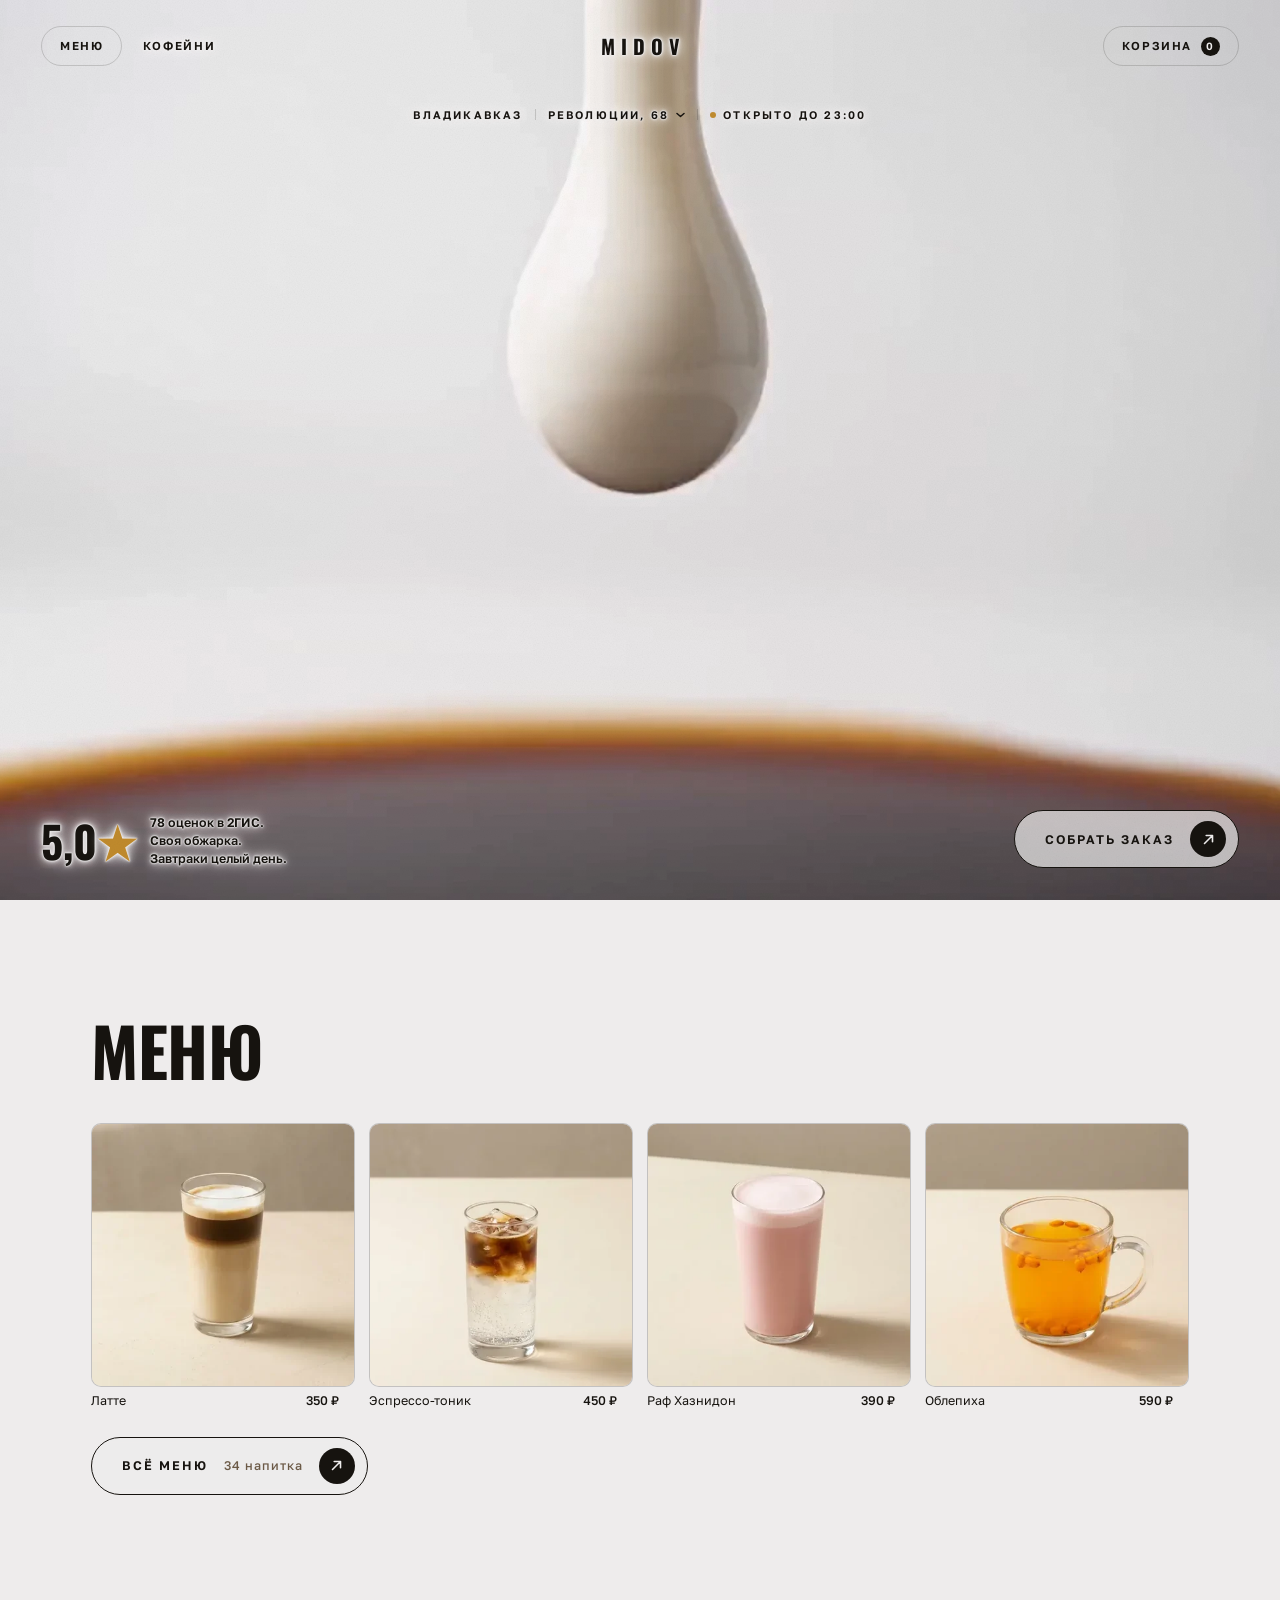
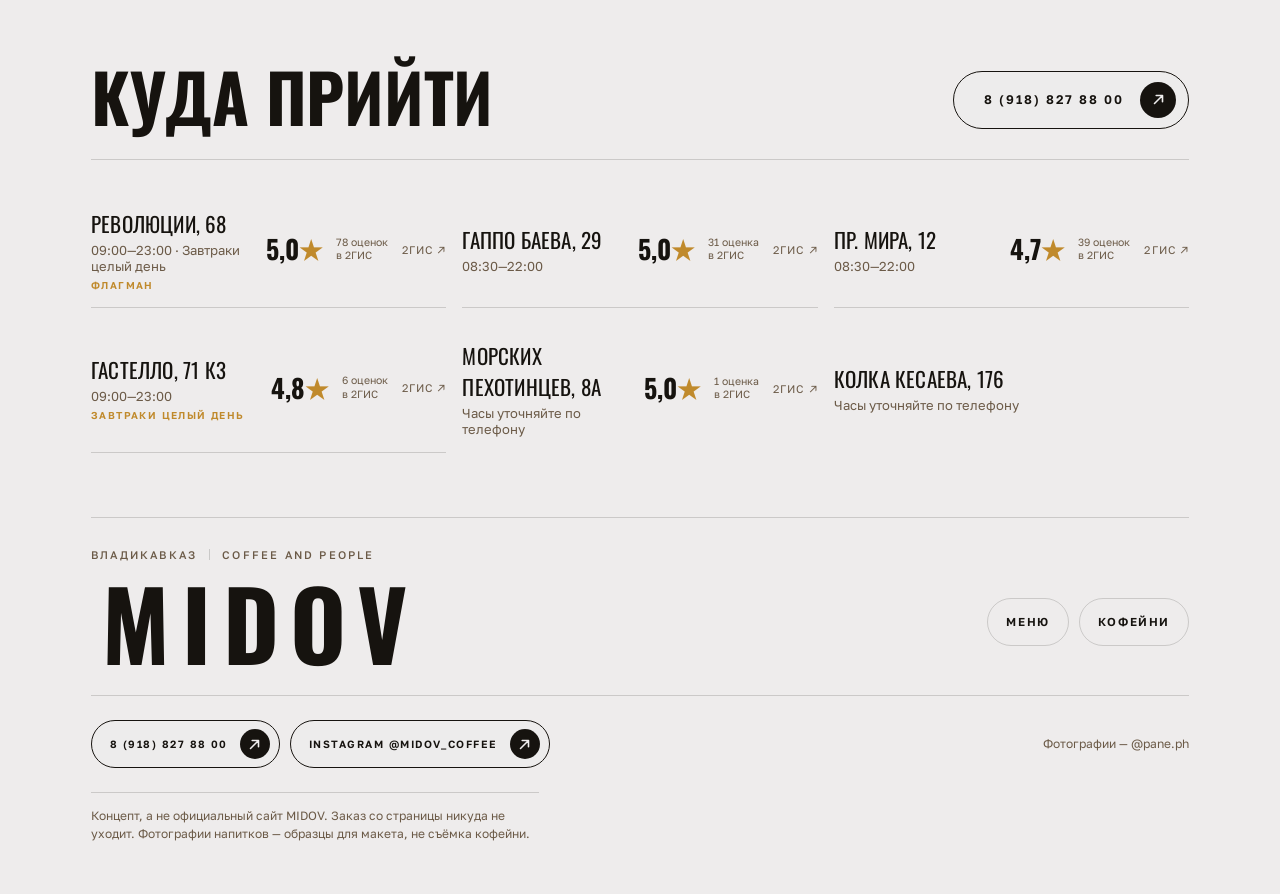
<file: index.html>
<!doctype html>
<html lang="ru">
<head>
<meta charset="utf-8">
<meta name="viewport" content="width=device-width, initial-scale=1">
<title>MIDOV Coffee — концепт сайта кофейни, Владикавказ</title>

<!-- Служебная разметка для поиска и мессенджеров. Появилась вместе с
     выкладкой на публичный адрес: страницу должно быть видно в выдаче,
     а по ссылке в переписке обязано разворачиваться превью, а не голый
     адрес. Всё, что здесь сказано, повторяет строку в подвале — это
     концепт, а не сайт кофейни. Врать роботам тем же нельзя, чем нельзя
     врать гостю (принцип I). -->
<meta name="description" content="Демонстрационный сайт кофейни MIDOV: меню из семи разделов, шесть точек во Владикавказе и работающая корзина. Концепт, не официальный сайт кофейни.">
<link rel="canonical" href="https://sarmtem-t7.github.io/midov-demo/">

<meta property="og:type" content="website">
<meta property="og:locale" content="ru_RU">
<meta property="og:url" content="https://sarmtem-t7.github.io/midov-demo/">
<meta property="og:title" content="MIDOV Coffee — концепт сайта кофейни, Владикавказ">
<meta property="og:description" content="Меню из семи разделов, шесть точек во Владикавказе и заказ, который собирается прямо на странице. Концепт, не официальный сайт кофейни.">
<meta property="og:image" content="https://sarmtem-t7.github.io/midov-demo/assets/og-cover.jpg">
<meta property="og:image:width" content="1200">
<meta property="og:image:height" content="630">
<meta property="og:image:alt" content="Фасад MIDOV COFFEE и гости за уличными столиками">
<meta name="twitter:card" content="summary_large_image">

<link rel="preconnect" href="https://fonts.googleapis.com">
<link rel="preconnect" href="https://fonts.gstatic.com" crossorigin>
<link rel="stylesheet" href="https://fonts.googleapis.com/css2?family=Golos+Text:wght@400;500;600;700&family=Oswald:wght@500;700&display=swap">

<!-- Постер первого кадра грузим раньше всего: он появляется на экране
     до того, как доиграет хоть один кадр видео, и решает, увидит гость
     кофе или белый прямоугольник.

     Это буквально первый кадр всплеска. Здесь стояла собранная
     композиция, и пока всплеск качался, гость видел готовый стакан, а
     затем ролик откатывался к капле молока. Теперь ожидание выглядит
     как начало сцены, и старт ролика продолжает кадр без скачка. -->
<link rel="preload" as="image" href="assets/video/hero-splash-first.webp">

<!-- Стили первого экрана — здесь, внутри разметки, а не отдельным файлом.
     Первый экран и есть вся страница на этом шаге, поэтому «некритических»
     стилей у него нет: любой вынесенный кусок добавил бы блокирующий
     запрос ровно перед первым кадром (принцип IV конституции). -->
<style>
:root {
  --paper:    #EEECEC;
  --ink:      #16130F;
  --ink-soft: #6B5A47;
  --ochre:    #C08A2C;
  --hairline: rgba(22, 19, 15, .16);

  --display: 'Oswald', 'Haettenschweiler', 'Arial Narrow', sans-serif;
  --body:    'Golos Text', system-ui, -apple-system, 'Segoe UI', sans-serif;
}

@media (prefers-color-scheme: dark) {
  :root:not([data-theme="light"]) {
    --paper:    #131313;
    --ink:      #F2E8D7;
    --ink-soft: #A2907A;
    --ochre:    #E2A93E;
    --hairline: rgba(242, 232, 215, .18);
  }
}
:root[data-theme="dark"] {
  --paper:    #131313;
  --ink:      #F2E8D7;
  --ink-soft: #A2907A;
  --ochre:    #E2A93E;
  --hairline: rgba(242, 232, 215, .18);
}

* { box-sizing: border-box; }

/* Атрибут hidden задаёт display:none лишь в стилях браузера, и любое
   авторское display его перебивает. У .status стоит inline-flex, поэтому
   скрытый статус оставался видимым — а это показ выдуманных часов там,
   где их нет. Правило возвращает hidden силу над всей страницей. */
[hidden] { display: none !important; }
html, body { margin: 0; padding: 0; }
body {
  background: var(--paper);
  color: var(--ink);
  font-family: var(--body);
  -webkit-font-smoothing: antialiased;
  overflow-x: hidden;
}
:focus-visible { outline: 2px solid var(--ochre); outline-offset: 4px; border-radius: 2px; }

.hero {
  position: relative;
  min-height: 100svh;
  display: flex;
  flex-direction: column;
  padding: clamp(14px, 2.2vw, 26px) clamp(16px, 3.2vw, 44px) clamp(18px, 2.6vw, 32px);
  overflow: hidden;
  isolation: isolate;
}

/* Первый экран светлый в любой теме. Ролик снят на светлом фоне, и
   засветка под текстом сверху и снизу должна быть ему в тон. В тёмной
   теме она брала тёмную бумагу страницы и ложилась на кадр чёрными
   полосами. Ниже первого экрана страница идёт в теме гостя. */
.hero {
  --paper:    #EEECEC;
  --ink:      #16130F;
  --ink-soft: #6B5A47;
  --ochre:    #C08A2C;
  --hairline: rgba(22, 19, 15, .16);
  background: var(--paper);
  color: var(--ink);
}

/* ── Сцена ───────────────────────────────────────────────
   Ролик снят на холодном сером фоне, а страница кремовая.
   Умножение на цвет бумаги сажает белое видео ровно в тон
   страницы: белое становится кремовым, кофе остаётся кофе.
   Края растворяем маской — иначе виден прямоугольник и
   виньетка по его углам. */

.scene {
  position: absolute;
  inset: 0;
  isolation: isolate;
  pointer-events: none;
  overflow: hidden;
}

.scene--back { z-index: 1; }

/* Тот же кадр вторым слоем НАД заголовком, с окном по стакану.
   Пиксели те же и совмещены точка в точку, поэтому шва нет:
   меняется только то, что внутри окна текст уходит за предмет.
   Из-за этого сцена и текст перестают быть двумя слоями. */
.scene--front {
  z-index: 7;
  -webkit-mask-image: radial-gradient(ellipse 19% 40% at 51% 60%, #000 74%, transparent 92%);
          mask-image: radial-gradient(ellipse 19% 40% at 51% 60%, #000 74%, transparent 92%);
}

.scene video,
.scene img {
  display: block;
  width: 100%;
  height: 100%;
  object-fit: cover;
  /* Кадр сдвинут вниз: сверху остаётся чистая полоса фона,
     на которой держится заголовок. Цвет и свет не трогаем —
     ролик идёт ровно таким, каким снят. */
  object-position: center 68%;
}



/* Засветки сверху и снизу здесь больше нет: ролик идёт на весь экран.
   Она держала контраст текста, но читалась как поля — две полосы бумаги
   поверх кадра. Текст теперь держится сам (см. «Текст поверх кадра»
   ниже). */

/* Бумажное зерно поверх всего. */
.hero::after {
  content: "";
  position: absolute;
  inset: 0;
  z-index: 9;
  pointer-events: none;
  opacity: .42;
  mix-blend-mode: multiply;
  background-image: url("data:image/svg+xml,%3Csvg xmlns='http://www.w3.org/2000/svg' width='180' height='180'%3E%3Cfilter id='n'%3E%3CfeTurbulence type='fractalNoise' baseFrequency='.85' numOctaves='3'/%3E%3CfeColorMatrix type='saturate' values='0'/%3E%3C/filter%3E%3Crect width='180' height='180' filter='url(%23n)' opacity='.22'/%3E%3C/svg%3E");
}

/* ── Шапка ───────────────────────────────────────────────── */

.nav {
  position: relative;
  z-index: 20;
  display: grid;
  grid-template-columns: 1fr auto 1fr;
  align-items: center;
  gap: 16px;
}
.nav__left, .nav__right { display: flex; align-items: center; gap: clamp(10px, 1.6vw, 26px); }
.nav__right { justify-content: flex-end; }

.pill {
  display: inline-flex; align-items: center; gap: 9px;
  min-height: 40px; padding: 0 18px;
  border: 1px solid var(--hairline); border-radius: 999px;
  /* font-family обязателен: <button> его не наследует, и кнопка корзины
     съезжала на системный Arial рядом со ссылками на Golos Text. */
  font-family: var(--body);
  font-size: 11.5px; font-weight: 600; letter-spacing: .14em; text-transform: uppercase;
  color: var(--ink); text-decoration: none; background: transparent; cursor: pointer;
  transition: background-color .25s ease, border-color .25s ease, color .25s ease;
}
.pill:hover { background: var(--ink); border-color: var(--ink); color: var(--paper); }

.pill__count {
  display: grid; place-items: center;
  min-width: 19px; height: 19px; border-radius: 999px;
  background: var(--ink); color: var(--paper);
  font-size: 10.5px; font-variant-numeric: tabular-nums;
  transition: background-color .25s ease, color .25s ease;
}
.pill:hover .pill__count { background: var(--paper); color: var(--ink); }

.nav__link {
  font-size: 11.5px; font-weight: 500; letter-spacing: .14em; text-transform: uppercase;
  color: var(--ink-soft); text-decoration: none; transition: color .2s ease;
}
.nav__link:hover { color: var(--ink); }

.nav__mark {
  font-family: var(--display); font-weight: 700;
  font-size: clamp(15px, 1.6vw, 20px);
  letter-spacing: .3em; text-indent: .3em; text-transform: uppercase;
}

/* ── Заголовок ───────────────────────────────────────────── */

.stage {
  position: relative;
  z-index: 6;
  display: flex; flex-direction: column; align-items: center;
  padding-top: clamp(14px, 4.2vh, 50px);
  pointer-events: none;
}

.eyebrow {
  display: flex; align-items: center; gap: 12px;
  margin: 0 0 clamp(10px, 1.8vh, 22px);
  font-size: 11px; font-weight: 500; letter-spacing: .2em; text-transform: uppercase;
  color: var(--ink-soft);
}
.eyebrow__sep { width: 1px; height: 11px; background: var(--hairline); }
.status { display: inline-flex; align-items: center; gap: 7px; }
.status__dot { width: 6px; height: 6px; border-radius: 999px; background: var(--ochre); }

.type {
  /* Слова разнесены по бокам от стакана: просвет между ними — это
     он сам. Прежняя строка шла по центру, и стакан съедал её
     середину; теперь съедать нечего, пауза задумана. */
  /* Сетка, а не flex: два столбца по 1fr прижимают слова к просвету
     с обеих сторон, поэтому сам просвет всегда ровно по центру кадра.
     На flex он съезжал, потому что слова разной длины. */
  display: grid;
  grid-template-columns: 1fr clamp(150px, 25vw, 460px) 1fr;
  align-items: baseline;
  width: 100%;
  margin: 0;
  font-family: var(--display); font-weight: 700;
  font-size: clamp(2.1rem, 7.4vw, 6.4rem);
  line-height: .92; letter-spacing: -.004em;
  text-transform: uppercase; text-align: center;
}
.type__word { display: block; overflow: hidden; padding: .11em 0 .13em; }
.type__word:first-child { grid-column: 1; justify-self: end;   text-align: right; }
.type__word:last-child  { grid-column: 3; justify-self: start; text-align: left;  }
.type__inner { display: block; }

/* ── Нижняя строка ───────────────────────────────────────── */

.footline {
  position: relative;
  z-index: 6;
  margin-top: auto;
  display: flex; align-items: flex-end; justify-content: space-between;
  gap: clamp(16px, 4vw, 60px);
}
.proof { display: flex; align-items: center; gap: 14px; }
.proof__score {
  font-family: var(--display); font-weight: 700;
  font-size: clamp(28px, 3.4vw, 46px); line-height: 1;
  font-variant-numeric: tabular-nums;
}
.proof__star { color: var(--ochre); }
.proof__text { max-width: 21ch; font-size: 12.5px; line-height: 1.45; color: var(--ink-soft); }

.cta {
  display: inline-flex; align-items: center; gap: 16px;
  min-height: 58px; padding: 0 12px 0 30px;
  border: 1px solid var(--ink); border-radius: 999px;
  font-size: 12.5px; font-weight: 600; letter-spacing: .16em; text-transform: uppercase;
  color: var(--ink); text-decoration: none; white-space: nowrap;
  background: color-mix(in srgb, var(--paper) 72%, transparent);
  backdrop-filter: blur(3px);
  transition: background-color .3s cubic-bezier(.22,1,.36,1), color .3s cubic-bezier(.22,1,.36,1);
}
.cta__arrow {
  display: grid; place-items: center;
  width: 36px; height: 36px; border-radius: 999px;
  background: var(--ink); color: var(--paper);
  transition: transform .35s cubic-bezier(.22,1,.36,1), background-color .3s ease, color .3s ease;
}
.cta:hover { background: var(--ink); color: var(--paper); }
.cta:hover .cta__arrow { background: var(--paper); color: var(--ink); transform: rotate(45deg); }

/* ── Текст поверх кадра ──────────────────────────────────────
   Кадр доходит до самых краёв: внизу в начале всплеска лужа кофе,
   наверху в петле корона и зёрна. Мелкий текст на нём падал до 1,0–3,3
   при норме 4,5. Ни полос, ни плашек: букву отделяет от кадра мягкий
   ореол цвета бумаги. На светлом фоне его не видно вовсе, на кофе он
   даёт каждой букве свой светлый край.

   Только внутри .hero: те же классы стоят в меню, в карточках кофеен
   и в подвале, где под ними ровная бумага. Кнопкам ореол не нужен —
   у них своя заливка или обводка. */
.hero .nav__link,
.hero .nav__mark,
.hero .eyebrow,
.hero .proof {
  text-shadow:
    0 0 1px var(--paper), 0 0 1px var(--paper), 0 0 2px var(--paper),
    0 0 2px var(--paper), 0 0 4px var(--paper), 0 0 8px var(--paper),
    0 0 16px var(--paper);
}
.hero .nav__link,
.hero .eyebrow,
.hero .proof__text { color: var(--ink); font-weight: 600; }
/* Адрес в строке — кнопка выбора кофейни, а кнопкам браузер сбрасывает
   тень текста. Без этой строки ореол обходил ровно адрес. */
.hero .picker__btn { text-shadow: inherit; }

/* ── Появление ───────────────────────────────────────────── */

.js .hero:not(.anim) .type__inner { transform: translateY(106%); }
.js .hero:not(.anim) .nav,
.js .hero:not(.anim) .eyebrow,
.js .hero:not(.anim) .footline { opacity: 0; }

@media (prefers-reduced-motion: no-preference) {
  /* Текст входит, пока всплеск ещё поднимается: сначала кадр,
     потом слова — иначе они спорят за первую секунду. */
  .anim .type__inner { animation: rise-text .95s cubic-bezier(.22,1,.36,1) both; }
  .anim .type__word:nth-child(1) .type__inner { animation-delay: .70s; }
  .anim .type__word:nth-child(2) .type__inner { animation-delay: .84s; }
  .anim .nav,
  .anim .eyebrow  { animation: fade-up .8s cubic-bezier(.22,1,.36,1) .35s both; }
  .anim .footline { animation: fade-up .8s cubic-bezier(.22,1,.36,1) 1.9s both; }
}

@keyframes rise-text { from { transform: translateY(106%); } to { transform: none; } }
@keyframes fade-up   { from { transform: translateY(14px); opacity: 0; } to { transform: none; opacity: 1; } }

@media (max-width: 860px) { .nav__links { display: none; } }


@media (max-width: 680px) {
  /* На портретном экране кадр 16:9 заполняет высоту, и от всплеска
     остаётся крупный план стакана: корона уходит за края. Так и надо —
     первый экран должен быть сплошным, как на широком, а не полосой
     с пустыми полями сверху и снизу.

     Точка кадрирования поднята с 68% до 44%: при прежней низ кадра
     забирала молочная лужа, а надпись на стакане уезжала под нижнюю
     строку с рейтингом. */
  .scene__video { object-position: center 44%; }

  .footline { flex-direction: column; align-items: stretch; gap: 14px; }
  .cta { justify-content: space-between; padding-right: 11px; }
  .proof__text { max-width: none; }
  .eyebrow { flex-wrap: wrap; justify-content: center; row-gap: 6px; }
  /* Второй разделитель на узком экране лишний. Здесь был :last-of-type,
     но соседи все span — он указывал на .status, и разделитель оставался
     висеть в никуда после адреса. */
  .eyebrow > .eyebrow__sep:nth-last-child(2) { display: none; }
}

/* Низкий экран: вертикали мало, сцена начинает задевать заголовок
   и рейтинг — уводим её меньше и выше. */

/* ── Выбор точки ─────────────────────────────────────────
   Адрес в подзаголовке стоял один на всю сеть, хотя точек шесть и часы
   у них разные: 08:30 у одних, 09:00 у других. Теперь это кнопка, и
   выбор меняет разом адрес, часы и живой статус.

   Два подвоха этого места. Первый: .stage не принимает указатель
   (pointer-events: none), иначе сцена перестала бы ловить курсор —
   значит кнопке право на нажатие надо вернуть поимённо. Второй: .stage
   лежит на z-index 6, а над ним второй слой сцены (7) и зерно (9),
   поэтому раскрытый список уехал бы под них. Поднимаем весь слой
   заголовка только на время раскрытия. */
/* Порядок слоёв внутри .stage задан явно. Полагаться на неявный нельзя:
   у .type__inner остаётся transform после анимации появления, а это
   собственный контекст наложения, и заголовок всплывал поверх списка. */
.eyebrow { position: relative; z-index: 3; }
.type    { position: relative; z-index: 1; }
.picker  { position: relative; pointer-events: auto; }

.picker__btn {
  display: inline-flex; align-items: center; gap: 7px;
  min-height: 34px; margin: -6px -10px; padding: 0 10px;
  border: 0; border-radius: 999px; background: transparent;
  font: inherit; color: inherit; letter-spacing: inherit;
  text-transform: inherit; cursor: pointer;
  transition: background-color .2s ease, color .2s ease;
}
.picker__btn:hover { color: var(--ink); background: color-mix(in srgb, var(--ink) 7%, transparent); }
.picker__caret { transition: transform .25s cubic-bezier(.22,1,.36,1); }
.picker__btn[aria-expanded="true"] .picker__caret { transform: rotate(180deg); }

/* Список — span, а не ul. Парсер HTML закрывает <p> при встрече <ul>,
   и список вылетал из подзаголовка вместе со .picker: переставал
   наследовать pointer-events и позиционировался от чужого предка.
   В исходнике вложенность выглядела правильной, в дереве — нет. */
.picker__list {
  display: block;
  position: absolute; top: calc(100% + 10px); left: 50%; translate: -50% 0;
  z-index: 30; min-width: 240px; max-width: calc(100vw - 24px);
  margin: 0; padding: 6px; list-style: none;
  border: 1px solid var(--hairline); border-radius: 16px;
  /* Плотный фон, а не полупрозрачный: список висит над всплеском и над
     заголовком, и любая просвечивающая подложка делает адреса нечитаемыми.
     Размытие оставлено как подстраховка по краям, но опираться на него
     нельзя — без ускорителя оно не рисуется вовсе. */
  background: var(--paper);
  backdrop-filter: blur(14px);
  box-shadow: 0 18px 44px -18px rgba(0,0,0,.4);
  text-transform: none; letter-spacing: 0;
}
.picker__list[hidden] { display: none; }

.picker__opt {
  display: flex; align-items: baseline; gap: 10px; width: 100%;
  min-height: 44px; padding: 9px 12px;            /* 44px — цель нажатия */
  border: 0; border-radius: 11px; background: transparent;
  font-family: var(--body); font-size: 13px; color: var(--ink);
  text-align: left; cursor: pointer;
}
.picker__opt:hover { background: color-mix(in srgb, var(--ink) 8%, transparent); }
.picker__opt[aria-current="true"] { background: color-mix(in srgb, var(--ochre) 17%, transparent); }
.picker__opt-addr { flex: 1; font-weight: 500; }
/* Часы моноширинными цифрами: иначе строки списка дёргаются по вертикали. */
.picker__opt-hours { font-size: 11.5px; color: var(--ink-soft); font-variant-numeric: tabular-nums; }
.picker__opt-flag { font-size: 10px; letter-spacing: .12em; text-transform: uppercase; color: var(--ochre); }

/* Слой заголовка поднимается над сценой и зерном только пока список открыт. */
.hero.picker-open .stage { z-index: 12; }

@media (max-width: 680px) {
  .picker__list { left: 0; translate: 0 0; }
}

/* Анимация после всплеска — тот самый ролик из Higgsfield, но развёрнутый
   и замкнутый.

   Развёрнутый: он начинается со 139-го кадра, а всплеск обрывается на
   94-м из 97 — это лучшая пара из всех 97×144 сочетаний. Подбирать можно
   обе точки сразу, а не только начало анимации: расхождение падает
   с 9,0% пикселей до 2,5%. Хвоста всплеска теряется 0,12 секунды.

   Замкнутый: ролик идёт вперёд, затем назад, поэтому его конец равен его
   началу — 0,0%. Точки повтора, которую ловил глаз раз в шесть секунд,
   больше нет вовсе.

   Оставшиеся 6,9% закрывает наплыв. Он длинный и плавный намеренно: ролики
   сняты порознь и точно совпасть не могут, а на почти осевшей жидкости
   восьмая доля секунды на кадр читается как оседание, а не как склейка. */
.scene__video { position: absolute; inset: 0; }

/* Смена мгновенная, без наплыва.

   Наплыв здесь был вреден по существу. Стакан в последнем кадре всплеска
   и в первом кадре анимации стоит чуть по-разному, и пока оба слоя
   полупрозрачны, видно ДВА стакана: двойной ободок, задвоенная надпись.
   Никакая длительность это не лечит — наоборот, чем дольше наплыв, тем
   дольше держится призрак.

   Пара кадров подобрана по самому стакану, а не по кадру целиком: раньше
   выбор перетягивал размытый фон всплеска, занимающий больше половины
   площади. Всплеск обрывается на 94-м кадре из 97, анимация начинается
   со 135-го — расхождение по стакану 2,14 против 2,92 у прежней пары.

   Скачок при такой смене меньше, чем собственное движение ролика между
   соседними кадрами, поэтому резкая склейка тише плавной. */
.scene__video--splash { opacity: 1; }
.scene__video--idle   { opacity: 0; }
.scene.is-idle .scene__video--idle { opacity: 1; }
.scene.is-idle .scene__video--idle { opacity: 1; }

@media (prefers-reduced-motion: reduce) {
  .scene__video--idle { transition: none; }
}


/* Заголовок ушёл с экрана, но остался для голоса и поиска. */
.sr-only {
  position: absolute; width: 1px; height: 1px;
  margin: -1px; padding: 0; overflow: hidden;
  clip: rect(0 0 0 0); clip-path: inset(50%); white-space: nowrap;
}


/* Автозапуск запрещён: показываем конечный кадр без движения. Постер
   петли — это финал сцены, то есть уже собранная композиция, а не
   первый кадр всплеска, на котором стакана ещё нет. */
.scene.is-static .scene__video--idle {
  background: var(--paper) center/cover no-repeat;
}
</style>

<!-- Стили секций ниже первого экрана: меню, панель заказа, точки, подвал. -->
<link rel="stylesheet" href="css/style.css">

<!-- Маршрутизатор подключён здесь, а не в конце страницы, и это в нём
     главное: он ставит вид (лендинг или меню) атрибутом на <html> до
     того, как разобран <body>. Подключи его ниже — гость, пришедший по
     ссылке сразу в меню, увидел бы вспышку лендинга. Он же не даёт
     закачаться ролику первого экрана, если первый экран не показывается. -->
<script src="js/router.js"></script>

<script>document.documentElement.classList.add('js')</script>
</head>
<body>

<div class="hero">

  <div class="scene scene--back" aria-hidden="true">
    <video class="scene__video scene__video--splash" poster="assets/video/hero-splash-first.webp"
           data-poster-v="assets/video/hero-v-poster.webp" muted autoplay playsinline preload="auto">
      <source src="assets/video/hero-splash.mp4" data-src-v="assets/video/hero-loop-v.mp4" type="video/mp4">
    </video>
    <!-- Петля сама не качается и сама не запускается: её грузит hero.js
         после всплеска, чтобы два файла не делили канал пополам. -->
    <video class="scene__video scene__video--idle" poster="assets/video/hero-idle-poster.webp"
           data-poster-v="assets/video/hero-v-poster.webp" muted playsinline preload="none" loop>
      <source src="assets/video/hero-idle.mp4" type="video/mp4">
    </video>
  </div>

  <header class="nav">
    <div class="nav__left">
      <a class="pill" href="#menu">Меню</a>
      <a class="nav__link nav__links" href="#shops">Кофейни</a>
    </div>
    <span class="nav__mark">MIDOV</span>
    <div class="nav__right">
      <button class="pill" type="button" id="cart-btn">Корзина <span class="pill__count" id="cart-count">0</span></button>
    </div>
  </header>

  <div class="stage">
    <p class="eyebrow">
      <span>Владикавказ</span>
      <span class="eyebrow__sep" aria-hidden="true"></span>
      <span class="picker">
        <button class="picker__btn" type="button" id="shop-btn"
                aria-expanded="false" aria-haspopup="listbox" aria-controls="shop-list">
          <span id="shop-addr">Революции, 68</span>
          <svg class="picker__caret" width="9" height="6" viewBox="0 0 9 6" fill="none" aria-hidden="true">
            <path d="M1 1.5 4.5 4.5 8 1.5" stroke="currentColor" stroke-width="1.5" stroke-linecap="round" stroke-linejoin="round"/>
          </svg>
        </button>
        <span class="picker__list" id="shop-list" role="listbox" aria-label="Выберите кофейню" hidden></span>
      </span>
      <span class="eyebrow__sep" aria-hidden="true"></span>
      <span class="status"><span class="status__dot"></span><span id="status-text"></span></span>
    </p>

    <h1 class="sr-only">MIDOV — кофейня во Владикавказе</h1>
  </div>

  <div class="footline">
    <div class="proof">
      <span class="proof__score" id="proof-score">5,0<span class="proof__star">★</span></span>
      <span class="proof__text" id="proof-text">78 оценок в 2ГИС.<br>Своя обжарка.</span>
    </div>
    <a class="cta" href="#">
      Собрать заказ
      <span class="cta__arrow" aria-hidden="true">
        <svg width="15" height="15" viewBox="0 0 15 15" fill="none">
          <path d="M3.5 11.5 11.5 3.5M11.5 3.5H5.2M11.5 3.5v6.3" stroke="currentColor" stroke-width="1.6" stroke-linecap="round" stroke-linejoin="round"/>
        </svg>
      </span>
    </a>
  </div>

</div>

<!-- ═══ Меню на весь экран ══════════════════════════════════════════════
     Отдельная вкладка меню, о которой просил заказчик. Отдельным файлом её
     сделать нельзя: демо уходит одним артефактом, второму html там негде
     лежать. Поэтому это вид: лендинг и меню сменяют друг друга в одном
     документе, а адрес меняет router.js через history.pushState('#menu') —
     значит и кнопка «назад» в браузере работает, и ссылку на меню можно
     переслать.

     Вид стоит сразу за первым экраном намеренно. Гость, пришедший прямо в
     меню, получает его разметку следом за шапкой, а не в конце документа
     за лендингом, точками и подвалом.

     Разделы и цены сюда не вписаны: их дорисовывает js/menu-render.js из
     js/menu.js — это урок T021, вторая копия цен однажды тихо разошлась с
     первой. Кадры, наоборот, стоят прямо здесь: srcset, sizes и размеры
     браузер обязан увидеть до запуска скрипта, иначе он не выберет файл под
     ширину экрана и уронит вёрстку при догрузке (принцип IV, FR-019). Тем
     же обходом разметки собирается артефакт — кадр, рождённый скриптом, в
     него бы не попал. -->
<div class="mv" id="menu-view">

  <header class="mv__bar">
    <div class="wrap mv__bar-in">
      <!-- Выход с этого экрана стоит на самом экране, а не только в кнопке
           браузера: гость мог прийти сюда по ссылке, и позади у него ничего
           нет. Выходов два и оба ведут на лендинг — «Назад» и знак MIDOV.
           Стоят они рядом, слева, а не по краям: знак посередине требует
           одинаковых полей справа и слева, а на 320px три подписи в строку
           не встают вовсе — корзина уезжала за край на 51px. Слева же они
           читаются как одна шапка: стрелка, имя, дальше содержимое. -->
      <div class="mv__home">
        <button class="pill mv__back" type="button" data-go="site" aria-label="Назад, на главную">
          <svg class="mv__back-arrow" width="13" height="13" viewBox="0 0 15 15" fill="none" aria-hidden="true">
            <path d="M12 7.5H3.5M3.5 7.5 7 4M3.5 7.5 7 11" stroke="currentColor" stroke-width="1.6" stroke-linecap="round" stroke-linejoin="round"/>
          </svg>
          <span class="mv__back-text">Назад</span>
        </button>
        <button class="mv__mark" type="button" data-go="site" aria-label="MIDOV — вернуться на главную">MIDOV</button>
      </div>
      <!-- Счётчик здесь свой, а нажатие уходит кнопке первого экрана:
           панель заказа подписана на #cart-btn по id, и второй такой id
           был бы недопустим, а второй обработчик — второй правдой. -->
      <button class="pill mv__cart" type="button" id="mv-cart-btn">Корзина <span class="pill__count" id="mv-cart-count">0</span></button>
    </div>
  </header>

  <div class="wrap mv__intro">
    <!-- tabindex="-1" ради фокуса: смена вида — это смена страницы, и
         курсор клавиатуры обязан переехать сюда, а не остаться на кнопке,
         которой больше нет на экране. -->
    <h1 class="menu__title" tabindex="-1">Меню</h1>

    <noscript>
      <p class="menu__noscript">Разделы и цены собираются на странице скриптом. Если он не выполняется, спросите меню по телефону: <a href="tel:+79188278800">8 (918) 827 88 00</a>.</p>
    </noscript>
  </div>

  <div class="wrap"><div class="menu__group" data-section="black">
    <ul class="cards">
      <li class="card" data-item="espresso"><span class="card__shot"><img class="card__img"
           src="assets/drinks/espresso-400.webp"
           srcset="assets/drinks/espresso-400.webp 400w, assets/drinks/espresso-800.webp 800w"
           sizes="(min-width: 1200px) 210px, (min-width: 900px) 23vw, (min-width: 620px) 30vw, 45vw"
           width="400" height="400" loading="lazy" decoding="async"
           alt="Эспрессо в белой чашке на блюдце"></span></li>
      <li class="card" data-item="americano"><span class="card__shot"><img class="card__img"
           src="assets/drinks/americano-400.webp"
           srcset="assets/drinks/americano-400.webp 400w, assets/drinks/americano-800.webp 800w"
           sizes="(min-width: 1200px) 210px, (min-width: 900px) 23vw, (min-width: 620px) 30vw, 45vw"
           width="400" height="400" loading="lazy" decoding="async"
           alt="Американо в белой чашке на блюдце"></span></li>
      <li class="card" data-item="filter"><span class="card__shot"><img class="card__img"
           src="assets/drinks/filter-400.webp"
           srcset="assets/drinks/filter-400.webp 400w, assets/drinks/filter-800.webp 800w"
           sizes="(min-width: 1200px) 210px, (min-width: 900px) 23vw, (min-width: 620px) 30vw, 45vw"
           width="400" height="400" loading="lazy" decoding="async"
           alt="Фильтр в стеклянном стакане"></span></li>
    </ul>
  </div></div>
  <div class="wrap"><div class="menu__group" data-section="milky">
    <ul class="cards">
      <li class="card" data-item="cappuccino"><span class="card__shot"><img class="card__img"
           src="assets/drinks/cappuccino-400.webp"
           srcset="assets/drinks/cappuccino-400.webp 400w, assets/drinks/cappuccino-800.webp 800w"
           sizes="(min-width: 1200px) 210px, (min-width: 900px) 23vw, (min-width: 620px) 30vw, 45vw"
           width="400" height="400" loading="lazy" decoding="async"
           alt="Капучино в белой чашке, с рисунком на пене"></span></li>
      <li class="card" data-item="latte"><span class="card__shot"><img class="card__img"
           src="assets/drinks/latte-400.webp"
           srcset="assets/drinks/latte-400.webp 400w, assets/drinks/latte-800.webp 800w"
           sizes="(min-width: 1200px) 210px, (min-width: 900px) 23vw, (min-width: 620px) 30vw, 45vw"
           width="400" height="400" loading="lazy" decoding="async"
           alt="Латте в высоком стакане, слоями"></span></li>
      <li class="card" data-item="flat-white"><span class="card__shot"><img class="card__img"
           src="assets/drinks/flat-white-400.webp"
           srcset="assets/drinks/flat-white-400.webp 400w, assets/drinks/flat-white-800.webp 800w"
           sizes="(min-width: 1200px) 210px, (min-width: 900px) 23vw, (min-width: 620px) 30vw, 45vw"
           width="400" height="400" loading="lazy" decoding="async"
           alt="Флэт уайт в белой чашке, с рисунком на пене"></span></li>
      <li class="card" data-item="raf-cocoa"><span class="card__shot"><img class="card__img"
           src="assets/drinks/raf-cocoa-400.webp"
           srcset="assets/drinks/raf-cocoa-400.webp 400w, assets/drinks/raf-cocoa-800.webp 800w"
           sizes="(min-width: 1200px) 210px, (min-width: 900px) 23vw, (min-width: 620px) 30vw, 45vw"
           width="400" height="400" loading="lazy" decoding="async"
           alt="Раф какао в высоком стакане, с какао на пене"></span></li>
    </ul>
  </div></div>
  <div class="wrap"><div class="menu__group" data-section="fresh">
    <ul class="cards">
      <li class="card" data-item="apple"><span class="card__shot"><img class="card__img"
           src="assets/drinks/apple-400.webp"
           srcset="assets/drinks/apple-400.webp 400w, assets/drinks/apple-800.webp 800w"
           sizes="(min-width: 1200px) 210px, (min-width: 900px) 23vw, (min-width: 620px) 30vw, 45vw"
           width="400" height="400" loading="lazy" decoding="async"
           alt="Яблоко в высоком стакане"></span></li>
      <li class="card" data-item="grapefruit"><span class="card__shot"><img class="card__img"
           src="assets/drinks/grapefruit-400.webp"
           srcset="assets/drinks/grapefruit-400.webp 400w, assets/drinks/grapefruit-800.webp 800w"
           sizes="(min-width: 1200px) 210px, (min-width: 900px) 23vw, (min-width: 620px) 30vw, 45vw"
           width="400" height="400" loading="lazy" decoding="async"
           alt="Грейпфрут в высоком стакане"></span></li>
      <li class="card" data-item="carrot"><span class="card__shot"><img class="card__img"
           src="assets/drinks/carrot-400.webp"
           srcset="assets/drinks/carrot-400.webp 400w, assets/drinks/carrot-800.webp 800w"
           sizes="(min-width: 1200px) 210px, (min-width: 900px) 23vw, (min-width: 620px) 30vw, 45vw"
           width="400" height="400" loading="lazy" decoding="async"
           alt="Морковь в высоком стакане"></span></li>
      <li class="card" data-item="orange"><span class="card__shot"><img class="card__img"
           src="assets/drinks/orange-400.webp"
           srcset="assets/drinks/orange-400.webp 400w, assets/drinks/orange-800.webp 800w"
           sizes="(min-width: 1200px) 210px, (min-width: 900px) 23vw, (min-width: 620px) 30vw, 45vw"
           width="400" height="400" loading="lazy" decoding="async"
           alt="Апельсин в высоком стакане"></span></li>
    </ul>
  </div></div>
  <div class="wrap"><div class="menu__group" data-section="kids">
    <ul class="cards">
      <li class="card" data-item="cocoa-marshmallow"><span class="card__shot"><img class="card__img"
           src="assets/drinks/cocoa-marshmallow-400.webp"
           srcset="assets/drinks/cocoa-marshmallow-400.webp 400w, assets/drinks/cocoa-marshmallow-800.webp 800w"
           sizes="(min-width: 1200px) 210px, (min-width: 900px) 23vw, (min-width: 620px) 30vw, 45vw"
           width="400" height="400" loading="lazy" decoding="async"
           alt="Какао с маршмеллоу в стеклянной кружке, с маршмеллоу"></span></li>
      <li class="card" data-item="babyccino"><span class="card__shot"><img class="card__img"
           src="assets/drinks/babyccino-400.webp"
           srcset="assets/drinks/babyccino-400.webp 400w, assets/drinks/babyccino-800.webp 800w"
           sizes="(min-width: 1200px) 210px, (min-width: 900px) 23vw, (min-width: 620px) 30vw, 45vw"
           width="400" height="400" loading="lazy" decoding="async"
           alt="Бейбичино в маленькой чашке, только молочная пена"></span></li>
    </ul>
  </div></div>
  <div class="wrap"><div class="menu__group" data-section="cold-drinks">
    <ul class="cards">
      <li class="card" data-item="hani"><span class="card__shot"><img class="card__img"
           src="assets/drinks/hani-400.webp"
           srcset="assets/drinks/hani-400.webp 400w, assets/drinks/hani-800.webp 800w"
           sizes="(min-width: 1200px) 210px, (min-width: 900px) 23vw, (min-width: 620px) 30vw, 45vw"
           width="400" height="400" loading="lazy" decoding="async"
           alt="Хани в высоком стакане со льдом"></span></li>
      <li class="card" data-item="watermelon-raspberry"><span class="card__shot"><img class="card__img"
           src="assets/drinks/watermelon-raspberry-400.webp"
           srcset="assets/drinks/watermelon-raspberry-400.webp 400w, assets/drinks/watermelon-raspberry-800.webp 800w"
           sizes="(min-width: 1200px) 210px, (min-width: 900px) 23vw, (min-width: 620px) 30vw, 45vw"
           width="400" height="400" loading="lazy" decoding="async"
           alt="Арбуз-малина в высоком стакане со льдом"></span></li>
      <li class="card" data-item="espresso-tonic"><span class="card__shot"><img class="card__img"
           src="assets/drinks/espresso-tonic-400.webp"
           srcset="assets/drinks/espresso-tonic-400.webp 400w, assets/drinks/espresso-tonic-800.webp 800w"
           sizes="(min-width: 1200px) 210px, (min-width: 900px) 23vw, (min-width: 620px) 30vw, 45vw"
           width="400" height="400" loading="lazy" decoding="async"
           alt="Эспрессо-тоник в высоком стакане со льдом и пузырьками"></span></li>
      <li class="card" data-item="apple-lime"><span class="card__shot"><img class="card__img"
           src="assets/drinks/apple-lime-400.webp"
           srcset="assets/drinks/apple-lime-400.webp 400w, assets/drinks/apple-lime-800.webp 800w"
           sizes="(min-width: 1200px) 210px, (min-width: 900px) 23vw, (min-width: 620px) 30vw, 45vw"
           width="400" height="400" loading="lazy" decoding="async"
           alt="Яблоко-лайм в высоком стакане со льдом"></span></li>
      <li class="card" data-item="cold-brew"><span class="card__shot"><img class="card__img"
           src="assets/drinks/cold-brew-400.webp"
           srcset="assets/drinks/cold-brew-400.webp 400w, assets/drinks/cold-brew-800.webp 800w"
           sizes="(min-width: 1200px) 210px, (min-width: 900px) 23vw, (min-width: 620px) 30vw, 45vw"
           width="400" height="400" loading="lazy" decoding="async"
           alt="Cold brew в высоком стакане со льдом"></span></li>
      <li class="card" data-item="iced-latte"><span class="card__shot"><img class="card__img"
           src="assets/drinks/iced-latte-400.webp"
           srcset="assets/drinks/iced-latte-400.webp 400w, assets/drinks/iced-latte-800.webp 800w"
           sizes="(min-width: 1200px) 210px, (min-width: 900px) 23vw, (min-width: 620px) 30vw, 45vw"
           width="400" height="400" loading="lazy" decoding="async"
           alt="Айс латте в высоком стакане со льдом, слоями"></span></li>
      <li class="card" data-item="yug-vostok"><span class="card__shot"><img class="card__img"
           src="assets/drinks/yug-vostok-400.webp"
           srcset="assets/drinks/yug-vostok-400.webp 400w, assets/drinks/yug-vostok-800.webp 800w"
           sizes="(min-width: 1200px) 210px, (min-width: 900px) 23vw, (min-width: 620px) 30vw, 45vw"
           width="400" height="400" loading="lazy" decoding="async"
           alt="Юг-Восток в высоком стакане со льдом и долькой апельсина"></span></li>
      <li class="card" data-item="double-m"><span class="card__shot"><img class="card__img"
           src="assets/drinks/double-m-400.webp"
           srcset="assets/drinks/double-m-400.webp 400w, assets/drinks/double-m-800.webp 800w"
           sizes="(min-width: 1200px) 210px, (min-width: 900px) 23vw, (min-width: 620px) 30vw, 45vw"
           width="400" height="400" loading="lazy" decoding="async"
           alt="Дабл М в высоком стакане со льдом"></span></li>
      <li class="card" data-item="japanese-story"><span class="card__shot"><img class="card__img"
           src="assets/drinks/japanese-story-400.webp"
           srcset="assets/drinks/japanese-story-400.webp 400w, assets/drinks/japanese-story-800.webp 800w"
           sizes="(min-width: 1200px) 210px, (min-width: 900px) 23vw, (min-width: 620px) 30vw, 45vw"
           width="400" height="400" loading="lazy" decoding="async"
           alt="Японская история в высоком стакане со льдом, зелёный слой поверх молока"></span></li>
    </ul>
  </div></div>

  <div class="wrap"><div class="menu__group" data-section="midov-special">
    <ul class="cards">
      <li class="card" data-item="raf-haznidon"><span class="card__shot"><img class="card__img"
           src="assets/drinks/raf-haznidon-400.webp"
           srcset="assets/drinks/raf-haznidon-400.webp 400w, assets/drinks/raf-haznidon-800.webp 800w"
           sizes="(min-width: 1200px) 210px, (min-width: 900px) 23vw, (min-width: 620px) 30vw, 45vw"
           width="400" height="400" loading="lazy" decoding="async"
           alt="Раф Хазнидон в высоком стакане, розовый, с молочной пеной"></span></li>
      <li class="card" data-item="latte-canada"><span class="card__shot"><img class="card__img"
           src="assets/drinks/latte-canada-400.webp"
           srcset="assets/drinks/latte-canada-400.webp 400w, assets/drinks/latte-canada-800.webp 800w"
           sizes="(min-width: 1200px) 210px, (min-width: 900px) 23vw, (min-width: 620px) 30vw, 45vw"
           width="400" height="400" loading="lazy" decoding="async"
           alt="Латте Канада в высоком стакане, слоями"></span></li>
      <li class="card" data-item="latte-halva"><span class="card__shot"><img class="card__img"
           src="assets/drinks/latte-halva-400.webp"
           srcset="assets/drinks/latte-halva-400.webp 400w, assets/drinks/latte-halva-800.webp 800w"
           sizes="(min-width: 1200px) 210px, (min-width: 900px) 23vw, (min-width: 620px) 30vw, 45vw"
           width="400" height="400" loading="lazy" decoding="async"
           alt="Латте Халва в высоком стакане, слоями"></span></li>
      <li class="card" data-item="matcha-cappuccino"><span class="card__shot"><img class="card__img"
           src="assets/drinks/matcha-cappuccino-400.webp"
           srcset="assets/drinks/matcha-cappuccino-400.webp 400w, assets/drinks/matcha-cappuccino-800.webp 800w"
           sizes="(min-width: 1200px) 210px, (min-width: 900px) 23vw, (min-width: 620px) 30vw, 45vw"
           width="400" height="400" loading="lazy" decoding="async"
           alt="Матча капучино в белой чашке, зелёный, с молочной пеной"></span></li>
      <li class="card" data-item="peanut-raf"><span class="card__shot"><img class="card__img"
           src="assets/drinks/peanut-raf-400.webp"
           srcset="assets/drinks/peanut-raf-400.webp 400w, assets/drinks/peanut-raf-800.webp 800w"
           sizes="(min-width: 1200px) 210px, (min-width: 900px) 23vw, (min-width: 620px) 30vw, 45vw"
           width="400" height="400" loading="lazy" decoding="async"
           alt="Арахисовый раф в высоком стакане, с молочной пеной"></span></li>
    </ul>
  </div></div>
  <div class="wrap"><div class="menu__group" data-section="tea">
    <ul class="cards">
      <li class="card" data-item="sbiten"><span class="card__shot"><img class="card__img"
           src="assets/drinks/sbiten-400.webp"
           srcset="assets/drinks/sbiten-400.webp 400w, assets/drinks/sbiten-800.webp 800w"
           sizes="(min-width: 1200px) 210px, (min-width: 900px) 23vw, (min-width: 620px) 30vw, 45vw"
           width="400" height="400" loading="lazy" decoding="async"
           alt="Сбитень в стеклянной кружке, с палочкой корицы"></span></li>
      <li class="card" data-item="buckwheat-puer-cranberry-honey"><span class="card__shot"><img class="card__img"
           src="assets/drinks/buckwheat-puer-cranberry-honey-400.webp"
           srcset="assets/drinks/buckwheat-puer-cranberry-honey-400.webp 400w, assets/drinks/buckwheat-puer-cranberry-honey-800.webp 800w"
           sizes="(min-width: 1200px) 210px, (min-width: 900px) 23vw, (min-width: 620px) 30vw, 45vw"
           width="400" height="400" loading="lazy" decoding="async"
           alt="Гречишный пуэр клюква-мёд в стеклянной кружке, с клюквой"></span></li>
      <li class="card" data-item="pineapple-lime"><span class="card__shot"><img class="card__img"
           src="assets/drinks/pineapple-lime-400.webp"
           srcset="assets/drinks/pineapple-lime-400.webp 400w, assets/drinks/pineapple-lime-800.webp 800w"
           sizes="(min-width: 1200px) 210px, (min-width: 900px) 23vw, (min-width: 620px) 30vw, 45vw"
           width="400" height="400" loading="lazy" decoding="async"
           alt="Ананас-лайм в стеклянной кружке, с долькой лайма"></span></li>
      <li class="card" data-item="sea-buckthorn"><span class="card__shot"><img class="card__img"
           src="assets/drinks/sea-buckthorn-400.webp"
           srcset="assets/drinks/sea-buckthorn-400.webp 400w, assets/drinks/sea-buckthorn-800.webp 800w"
           sizes="(min-width: 1200px) 210px, (min-width: 900px) 23vw, (min-width: 620px) 30vw, 45vw"
           width="400" height="400" loading="lazy" decoding="async"
           alt="Облепиха в стеклянной кружке, с ягодами облепихи"></span></li>
      <li class="card" data-item="raspberry-ginger"><span class="card__shot"><img class="card__img"
           src="assets/drinks/raspberry-ginger-400.webp"
           srcset="assets/drinks/raspberry-ginger-400.webp 400w, assets/drinks/raspberry-ginger-800.webp 800w"
           sizes="(min-width: 1200px) 210px, (min-width: 900px) 23vw, (min-width: 620px) 30vw, 45vw"
           width="400" height="400" loading="lazy" decoding="async"
           alt="Малина-имбирь в стеклянной кружке, с малиной и имбирём"></span></li>
      <li class="card" data-item="nanayi-chai"><span class="card__shot"><img class="card__img"
           src="assets/drinks/nanayi-chai-400.webp"
           srcset="assets/drinks/nanayi-chai-400.webp 400w, assets/drinks/nanayi-chai-800.webp 800w"
           sizes="(min-width: 1200px) 210px, (min-width: 900px) 23vw, (min-width: 620px) 30vw, 45vw"
           width="400" height="400" loading="lazy" decoding="async"
           alt="Нанайы-цай в стеклянной кружке, с листьями"></span></li>
      <li class="card" data-item="loose-leaf-classic"><span class="card__shot"><img class="card__img"
           src="assets/drinks/loose-leaf-classic-400.webp"
           srcset="assets/drinks/loose-leaf-classic-400.webp 400w, assets/drinks/loose-leaf-classic-800.webp 800w"
           sizes="(min-width: 1200px) 210px, (min-width: 900px) 23vw, (min-width: 620px) 30vw, 45vw"
           width="400" height="400" loading="lazy" decoding="async"
           alt="Листовая классика в стеклянном чайнике, с листьями на дне"></span></li>
    </ul>
  </div></div>

  <!-- Честная пометка. Съёмка гостей и залов у кофейни своя, а предметной
       нет: все 34 кадра напитков — образцы для этого макета. В подвале об
       этом сказано, но в виде «полное меню» подвал скрыт — а смотрят кадры
       именно здесь. Строка обязана стоять там, где на них смотрят. -->
  <div class="wrap">
    <p class="mv__origin">Фотографии напитков — образцы для этого макета, не съёмка MIDOV. Сама страница — концепт, а не официальный сайт кофейни.</p>
  </div>

</div>

<!-- ═══ Меню на лендинге ═══════════════════════════════════════════════
     От полного меню здесь осталось начало: заголовок, четыре напитка из
     разных разделов и кнопка «Всё меню». Полный список ушёл в отдельный
     вид — держать его и здесь значило бы заставить гостя дважды пролистать
     одно и то же на одной странице.

     Раздел сохранил id="menu": на него ведут ссылки из подвала и из пустой
     корзины, и ломать их незачем. Ссылки с href="#menu" перехватывает
     router.js и открывает меню видом; без скрипта они просто прокручивают
     сюда, к приманкам и ценам.

     Два кадра собственной съёмки остались на своих местах и делают ту же
     работу: зал открывает меню («где вы будете это пить»), фасад закрывает
     и подводит к разделу точек («куда прийти»). -->
<section class="menu" id="menu" aria-labelledby="menu-title">

  <div class="wrap menu__intro">
    <h2 class="menu__title" id="menu-title">Меню</h2>

    <noscript>
      <p class="menu__noscript">Цены собираются на странице скриптом. Если он не выполняется, спросите меню по телефону: <a href="tel:+79188278800">8 (918) 827 88 00</a>.</p>
    </noscript>
  </div>

  <div class="wrap">
    <!-- Позиции выбраны по одной из разных разделов: по четырём карточкам
         должно быть видно, что меню шире кофе. Цены в разметку не вписаны —
         их, как и названия, ставит menu-render.js из тех же данных, что и
         полное меню. -->
    <ul class="cards cards--teaser" data-teaser>
      <li class="card" data-item="latte"><span class="card__shot"><img class="card__img"
           src="assets/drinks/latte-400.webp"
           srcset="assets/drinks/latte-400.webp 400w, assets/drinks/latte-800.webp 800w"
           sizes="(min-width: 1200px) 265px, (min-width: 620px) 23vw, 45vw"
           width="400" height="400" loading="lazy" decoding="async"
           alt="Латте в высоком стакане, слоями"></span></li>
      <li class="card" data-item="espresso-tonic"><span class="card__shot"><img class="card__img"
           src="assets/drinks/espresso-tonic-400.webp"
           srcset="assets/drinks/espresso-tonic-400.webp 400w, assets/drinks/espresso-tonic-800.webp 800w"
           sizes="(min-width: 1200px) 265px, (min-width: 620px) 23vw, 45vw"
           width="400" height="400" loading="lazy" decoding="async"
           alt="Эспрессо-тоник в высоком стакане со льдом и пузырьками"></span></li>
      <li class="card" data-item="raf-haznidon"><span class="card__shot"><img class="card__img"
           src="assets/drinks/raf-haznidon-400.webp"
           srcset="assets/drinks/raf-haznidon-400.webp 400w, assets/drinks/raf-haznidon-800.webp 800w"
           sizes="(min-width: 1200px) 265px, (min-width: 620px) 23vw, 45vw"
           width="400" height="400" loading="lazy" decoding="async"
           alt="Раф Хазнидон в высоком стакане, розовый, с молочной пеной"></span></li>
      <li class="card" data-item="sea-buckthorn"><span class="card__shot"><img class="card__img"
           src="assets/drinks/sea-buckthorn-400.webp"
           srcset="assets/drinks/sea-buckthorn-400.webp 400w, assets/drinks/sea-buckthorn-800.webp 800w"
           sizes="(min-width: 1200px) 265px, (min-width: 620px) 23vw, 45vw"
           width="400" height="400" loading="lazy" decoding="async"
           alt="Облепиха в стеклянной кружке, с ягодами облепихи"></span></li>
    </ul>

    <button class="cta menu__all" type="button" data-go="menu">
      <span>Всё меню</span>
      <span class="menu__all-n" data-menu-count></span>
      <span class="cta__arrow" aria-hidden="true">
        <svg width="15" height="15" viewBox="0 0 15 15" fill="none">
          <path d="M3.5 11.5 11.5 3.5M11.5 3.5H5.2M11.5 3.5v6.3" stroke="currentColor" stroke-width="1.6" stroke-linecap="round" stroke-linejoin="round"/>
        </svg>
      </span>
    </button>
  </div>
</section>

<!-- ═══ Шесть точек ═══════════════════════════════════════════════════
     Карточки стоят в разметке, а не собираются скриптом. Меню собирается,
     потому что цены имеют право жить только в js/menu.js; здесь причина
     обратная: адрес кофейни обязан читаться и тогда, когда скрипт не
     выполнился, — это последнее, ради чего гость возвращается на сайт.

     Всё, что здесь написано, взято из facts.md и совпадает с
     js/shops-data.js до цифры. Две точки показаны намеренно бедно:
     часы Морских Пехотинцев источником не подтверждены, а по Колка
     Кесаева подтверждён только сам адрес с сайта MIDOV — карточки нет
     ни в 2ГИС, ни в Яндекс Картах. Выдумать «как у соседней точки»
     нельзя, а увести гостя по чужой ссылке хуже, чем не увести никуда
     (принцип I). -->
<section class="shops" id="shops" aria-labelledby="shops-title">
  <div class="wrap">

    <div class="shops__header">
      <div class="shops__headline">
        <h2 class="shops__title" id="shops-title">Куда прийти</h2>
      </div>
      <a class="cta shops__phone" href="tel:+79188278800">
        8&nbsp;(918)&nbsp;827&nbsp;88&nbsp;00
        <span class="cta__arrow" aria-hidden="true">
          <svg width="15" height="15" viewBox="0 0 15 15" fill="none">
            <path d="M3.5 11.5 11.5 3.5M11.5 3.5H5.2M11.5 3.5v6.3" stroke="currentColor" stroke-width="1.6" stroke-linecap="round" stroke-linejoin="round"/>
          </svg>
        </span>
      </a>
    </div>

    <div class="hairline" aria-hidden="true"></div>

    <div class="shops__grid">
      <a class="shop" data-shop-id="revolyucii-68" href="https://2gis.ru/vladikavkaz/firm/70000001079906579" target="_blank" rel="noreferrer">
        <span class="shop__main">
          <span class="shop__address">Революции, 68</span>
          <span class="shop__meta">09:00—23:00 · Завтраки целый день</span>
          <span class="shop__tag">Флагман</span>
        </span>
        <span class="shop__side"><span class="proof" aria-label="Рейтинг 5,0, 78 оценок в 2ГИС"><span class="proof__score">5,0<span class="proof__star" aria-hidden="true">★</span></span><span class="proof__text" aria-hidden="true">78 оценок<br>в 2ГИС</span></span><span class="shop__gis" aria-hidden="true">2ГИС ↗</span></span>
      </a>

      <a class="shop" data-shop-id="gappo-baeva-29" href="https://2gis.ru/vladikavkaz/firm/70000001061595916" target="_blank" rel="noreferrer">
        <span class="shop__main">
          <span class="shop__address">Гаппо Баева, 29</span>
          <span class="shop__meta">08:30—22:00</span>
        </span>
        <span class="shop__side"><span class="proof" aria-label="Рейтинг 5,0, 31 оценка в 2ГИС"><span class="proof__score">5,0<span class="proof__star" aria-hidden="true">★</span></span><span class="proof__text" aria-hidden="true">31 оценка<br>в 2ГИС</span></span><span class="shop__gis" aria-hidden="true">2ГИС ↗</span></span>
      </a>

      <a class="shop" data-shop-id="prospekt-mira-12" href="https://2gis.ru/vladikavkaz/firm/70000001064723327" target="_blank" rel="noreferrer">
        <span class="shop__main">
          <span class="shop__address">Пр. Мира, 12</span>
          <span class="shop__meta">08:30—22:00</span>
        </span>
        <span class="shop__side"><span class="proof" aria-label="Рейтинг 4,7, 39 оценок в 2ГИС"><span class="proof__score">4,7<span class="proof__star" aria-hidden="true">★</span></span><span class="proof__text" aria-hidden="true">39 оценок<br>в 2ГИС</span></span><span class="shop__gis" aria-hidden="true">2ГИС ↗</span></span>
      </a>

      <a class="shop" data-shop-id="gastello-71k3" href="https://2gis.ru/vladikavkaz/firm/70000001098567461" target="_blank" rel="noreferrer">
        <span class="shop__main">
          <span class="shop__address">Гастелло, 71 к3</span>
          <span class="shop__meta">09:00—23:00</span>
          <span class="shop__tag">Завтраки целый день</span>
        </span>
        <span class="shop__side"><span class="proof" aria-label="Рейтинг 4,8, 6 оценок в 2ГИС"><span class="proof__score">4,8<span class="proof__star" aria-hidden="true">★</span></span><span class="proof__text" aria-hidden="true">6 оценок<br>в 2ГИС</span></span><span class="shop__gis" aria-hidden="true">2ГИС ↗</span></span>
      </a>

      <a class="shop" data-shop-id="morskih-pehotintsev-8a" href="https://2gis.ru/vladikavkaz/firm/70000001114154043" target="_blank" rel="noreferrer">
        <span class="shop__main">
          <span class="shop__address">Морских Пехотинцев, 8А</span>
          <span class="shop__meta">Часы уточняйте по телефону</span>
        </span>
        <span class="shop__side"><span class="proof" aria-label="Рейтинг 5,0, 1 оценка в 2ГИС"><span class="proof__score">5,0<span class="proof__star" aria-hidden="true">★</span></span><span class="proof__text" aria-hidden="true">1 оценка<br>в 2ГИС</span></span><span class="shop__gis" aria-hidden="true">2ГИС ↗</span></span>
      </a>

      <div class="shop" data-shop-id="kolka-kesaeva-176">
        <span class="shop__main">
          <span class="shop__address">Колка Кесаева, 176</span>
          <span class="shop__meta">Часы уточняйте по телефону</span>
        </span>
        <span class="shop__side"></span>
      </div>
    </div>

  </div>
</section>

<!-- ═══ Подвал ════════════════════════════════════════════════════════
     Подпись автора съёмки обязательна: 678 фотографий выложила сама
     кофейня, снимал их @pane.ph, и его имя стоит на странице (FR-014).
     Об исполнителе этого демо здесь нет ни слова и не будет (FR-021). -->
<footer class="site-footer" aria-label="Подвал сайта">
  <div class="wrap">
    <div class="hairline" aria-hidden="true"></div>

    <p class="eyebrow">
      <span>Владикавказ</span>
      <span class="eyebrow__sep" aria-hidden="true"></span>
      <span>COFFEE AND PEOPLE</span>
    </p>

    <div class="site-footer__main">
      <strong class="site-footer__mark">MIDOV</strong>
      <nav class="site-footer__nav" aria-label="Навигация в подвале">
        <a class="pill" href="#menu">Меню</a>
        <a class="pill" href="#shops">Кофейни</a>
      </nav>
    </div>

    <div class="hairline" aria-hidden="true"></div>

    <div class="site-footer__meta">
      <div class="site-footer__links">
        <a class="cta" href="tel:+79188278800">
          8&nbsp;(918)&nbsp;827&nbsp;88&nbsp;00
          <span class="cta__arrow" aria-hidden="true">
            <svg width="15" height="15" viewBox="0 0 15 15" fill="none">
              <path d="M3.5 11.5 11.5 3.5M11.5 3.5H5.2M11.5 3.5v6.3" stroke="currentColor" stroke-width="1.6" stroke-linecap="round" stroke-linejoin="round"/>
            </svg>
          </span>
        </a>
        <a class="cta" href="https://www.instagram.com/midov_coffee/" target="_blank" rel="noreferrer">
          Instagram @midov_coffee
          <span class="cta__arrow" aria-hidden="true">
            <svg width="15" height="15" viewBox="0 0 15 15" fill="none">
              <path d="M3.5 11.5 11.5 3.5M11.5 3.5H5.2M11.5 3.5v6.3" stroke="currentColor" stroke-width="1.6" stroke-linecap="round" stroke-linejoin="round"/>
            </svg>
          </span>
        </a>
      </div>
      <p class="site-footer__credit">Фотографии — @pane.ph</p>
    </div>

    <!-- Страница выложена на публичный адрес и находится поиском. Значит
         она обязана сама сказать, что она такое: на ней имя кофейни, её
         телефон и её адреса, и без этой строки её примут за сайт MIDOV, а
         по телефону позвонят с чужой витрины. Строка стоит в подвале —
         последнее, что читают, и единственное место, где её нельзя не
         заметить, дочитав страницу до конца. -->
    <p class="site-footer__disclaimer">Концепт, а не официальный сайт MIDOV. Заказ со страницы никуда не уходит. Фотографии напитков — образцы для макета, не съёмка кофейни.</p>
  </div>
</footer>

<!-- Живая область одна на оба вида: скрытый вид объявлен display:none,
     и объявление о добавлении из него не прозвучало бы вовсе. -->
<p class="sr-only" id="menu-live" role="status" aria-live="polite"></p>

<!-- menu.js и cart.js стоят перед app.js намеренно: app.js читает
     window.MidovCart синхронно при загрузке, и счётчик в шапке остался бы
     на нуле, окажись корзина подключена позже. -->
<script src="js/shops-data.js"></script>
<script src="js/shops.js"></script>
<script src="js/menu.js"></script>
<script src="js/cart.js"></script>
<script src="js/hero.js"></script>
<script src="js/app.js"></script>
<script src="js/menu-render.js"></script>
<!-- Панель заказа строит свою разметку сама и вешается на #cart-btn,
     поэтому идёт после шапки; checkout.js встраивает в неё свои виды и
     обязан идти после неё. -->
<script src="js/cart-panel.js"></script>
<script src="js/checkout.js"></script>
</body>
</html>
</file>
<file: css/style.css>
/* Стили секций ниже первого экрана.

   Пусто здесь было не по недосмотру: пока первый экран был всей страницей,
   все его стили лежали инлайном в index.html, чтобы не добавлять блокирующий
   запрос ровно перед первым кадром (принцип IV). Меню, корзина, оформление и
   точки появляются после прокрутки — им лишний запрос уже не вредит, и они
   живут здесь.

   Своей палитры тут нет намеренно: все цвета — производные от --paper, --ink,
   --ink-soft, --ochre и --hairline, объявленных в index.html сразу в трёх
   состояниях темы. Пока ни один цвет не написан числом, тёмная тема работает
   сама и не может разойтись с первым экраном. */

/* ── Общее ниже сгиба ──────────────────────────────────────
   .wrap повторяет боковые отступы .hero теми же clamp(): секции ниже сгиба
   должны стоять по одной вертикали с шапкой, иначе на широком экране видно,
   что страница собрана из двух разных сеток. */
.wrap {
  width: 100%;
  max-width: 1180px;
  margin: 0 auto;
  padding-left:  clamp(16px, 3.2vw, 44px);
  padding-right: clamp(16px, 3.2vw, 44px);
}

/* Разделитель-волосок: тот же класс использует разметка точек и подвала. */
.hairline {
  height: 1px;
  background: var(--hairline);
}

/* ── Два вида одной страницы ───────────────────────────────
   Заказчик попросил меню отдельной вкладкой. Второго html-файла у демо
   быть не может — оно уходит одним артефактом, — поэтому вкладка сделана
   видом: лендинг и меню сменяют друг друга в одном документе, а адрес
   меняет router.js через history.pushState('#menu').

   Переключает вид один атрибут data-view на <html>, и ставит его router.js
   ещё в <head>, до разбора <body>. Правило живёт в подключаемом файле, а
   не в разметке, потому что этот файл тоже блокирует первую отрисовку —
   вспышки лендинга у гостя, пришедшего сразу по #menu, не будет.

   Без JavaScript атрибута нет вовсе. Тогда виден лендинг с приманками и
   ценами, а меню на весь экран скрыто: неработающая вкладка не показывает
   себя пустой. */
html:not([data-view="menu"]) .mv { display: none; }

html[data-view="menu"] .hero,
html[data-view="menu"] .menu,
html[data-view="menu"] .shops,
html[data-view="menu"] .site-footer { display: none; }

/* ── Меню на весь экран ────────────────────────────────────
   У вида своя шапка: гость пришёл сюда по ссылке и может не иметь за
   спиной ни одной страницы, поэтому выход отсюда должен стоять на экране,
   а не в кнопке браузера. Их два и оба ведут на лендинг — «Назад» и знак
   MIDOV. */
.mv {
  /* Высота шапки нужна двоим: самой шапке и липким заголовкам разделов,
     которые обязаны останавливаться под ней. Одно число на двоих. */
  --bar: 56px;
  position: relative;
  z-index: 1;
  padding-bottom: clamp(40px, 6vw, 84px);
}

.mv__bar {
  position: sticky;
  top: 0;
  z-index: 20;
  /* Плотная бумага: под шапкой проезжают кадры напитков. */
  background: var(--paper);
  border-bottom: 1px solid var(--hairline);
}

.mv__bar-in {
  display: flex;
  align-items: center;
  justify-content: space-between;
  gap: 10px;
  min-height: var(--bar);
  padding-top: 6px;
  padding-bottom: 6px;
}

/* Оба выхода — стрелка и знак — стоят одной группой слева. Знак посередине
   требовал бы одинаковых полей по краям, а на 320px их взять негде: три
   подписи в одну строку не помещаются, и корзина уезжала за край на 51px
   (принцип III — горизонтальной прокрутки нет с 320px). */
.mv__home {
  display: flex;
  align-items: center;
  gap: 8px;
  min-width: 0;
}

/* 44px — цель нажатия. В первом экране .pill ниже, но там шапка лежит на
   кадре и живёт по своим правилам; здесь это основная навигация вида. */
.mv .pill { min-height: 44px; }

.mv__back-arrow {
  /* Стрелка не поворачивается и не двигается — она указывает направление,
     а не приглашает нажать: приглашает вся кнопка. */
  flex: 0 0 auto;
}

/* На узком экране у стрелки снимается подпись: имя действия несёт
   aria-label, и голосом кнопка по-прежнему называется «Назад, на главную».
   Рядом стоит знак MIDOV — второй выход, уже со словом. */
@media (max-width: 430px) {
  .mv__back-text { display: none; }
  .mv .pill { padding: 0 13px; }
  /* Кнопка без подписи всё равно обязана оставаться целью в 44px:
     стрелка шириной 13px давала 41 — на три пикселя меньше нормы. */
  .mv__back { min-width: 46px; justify-content: center; padding: 0; }
  .mv__mark { padding: 0 4px; letter-spacing: .22em; text-indent: .22em; }
}

.mv__mark {
  min-height: 44px;
  padding: 0 10px;
  border: 0;
  background: transparent;
  cursor: pointer;
  /* Тот же знак, что в шапке первого экрана и в подвале: разрежённый
     Oswald. font-family обязателен — <button> его не наследует. */
  font-family: var(--display);
  font-weight: 700;
  font-size: clamp(15px, 1.6vw, 20px);
  letter-spacing: .3em;
  text-indent: .3em;
  text-transform: uppercase;
  color: var(--ink);
}

.mv__intro {
  padding-top: clamp(18px, 3vw, 34px);
  margin-bottom: clamp(16px, 2.4vw, 28px);
}

/* Заголовок вида мельче, чем на лендинге: там «Меню» открывает раздел
   среди прочих, здесь оно и так вся страница, и крупный набор отодвинул
   бы первый ряд карточек за нижний край экрана. */
.mv .menu__title { font-size: clamp(1.75rem, 5vw, 3rem); }

/* Честная пометка о происхождении кадров — в конце меню, некрупно,
   отделённая волоском. Не извинение и не сноска мелким шрифтом, которую
   принято не читать: строка на своём месте, сказанная один раз. */
.mv__origin {
  max-width: 56ch;
  margin: clamp(20px, 3vw, 34px) 0 0;
  padding-top: 14px;
  border-top: 1px solid var(--hairline);
  font-size: 12px;
  line-height: 1.55;
  color: var(--ink-soft);
}

/* ── Витрина меню ──────────────────────────────────────────
   Секция сознательно без фона: бумага одна на всю страницу, а границу
   между первым экраном и меню держит воздух, а не заливка. */

.menu {
  position: relative;
  /* z-index нужен: у .hero есть ::after с зерном на z-index 9 внутри
     собственного контекста наложения, и без явного слоя секция иногда
     оказывалась под ним на длинных экранах. */
  z-index: 1;
  padding-top:    clamp(48px, 8vw, 110px);
  padding-bottom: clamp(40px, 6vw, 84px);
}

.menu__intro { margin-bottom: clamp(22px, 3.4vw, 40px); }

.menu__title {
  margin: clamp(8px, 1.4vw, 16px) 0 0;
  font-family: var(--display);
  font-weight: 700;
  font-size: clamp(2rem, 7vw, 4.2rem);
  line-height: .96;
  letter-spacing: -.004em;
  text-transform: uppercase;
}

.menu__noscript {
  margin: 14px 0 0;
  font-size: 12.5px;
  line-height: 1.5;
  color: var(--ink-soft);
}

/* ── Раздел меню ───────────────────────────────────────────
   Заголовок липкий: разделов семь, в COLD DRINKS и TEA по девять и семь
   позиций, и при прокрутке легко потерять, чьи это цены. */

/* Отступ снизу, а не сверху у соседа: каждый раздел лежит в собственном
   .wrap, поэтому соседями `.menu__group + .menu__group` они друг другу
   никогда не были, и это правило молча не работало. */
.menu__group { margin-bottom: clamp(14px, 2.2vw, 32px); }

.menu__head {
  position: sticky;
  top: 0;
  z-index: 3;
  display: flex;
  align-items: baseline;
  justify-content: space-between;
  gap: 12px;
  padding: 9px 0 7px;
  margin-bottom: 10px;
  /* Плотная бумага, а не полупрозрачная: под шапкой проезжают карточки,
     и любая просвечивающая подложка делает название раздела нечитаемым. */
  background: var(--paper);
  border-bottom: 1px solid var(--hairline);
}

/* В меню на весь экран липкая ещё и шапка вида. Заголовок раздела обязан
   останавливаться под ней, а не под верхом окна, иначе он на секунду
   уезжает под кнопки «Назад» и «Корзина». */
.mv .menu__head { top: var(--bar); }

.menu__section {
  margin: 0;
  font-family: var(--display);
  font-weight: 700;
  font-size: clamp(15px, 2.2vw, 22px);
  line-height: 1.05;
  letter-spacing: .12em;
  text-transform: uppercase;
}

/* Подпись об объёмах — моноширинными цифрами: иначе «250/350 мл» и
   «300/400 мл» встают на разную ширину и заголовки дёргаются. */
.menu__note {
  flex: 0 0 auto;
  font-size: 11px;
  font-weight: 500;
  letter-spacing: .14em;
  text-transform: uppercase;
  color: var(--ink-soft);
  font-variant-numeric: tabular-nums;
  white-space: nowrap;
}

/* ── Сетка карточек ────────────────────────────────────────
   Здесь был список: имя слева, цена справа, волосок между строками. Он
   решал прошлую задачу — «нужно нормальное меню» вместо панели настроек.
   Задача сменилась: у каждого напитка появилась фотография, а кадр внутри
   строки высотой 56px — это иконка, а не фотография. Значит сетка.

   Но не та сетка, что была до списка. Ту заказчик назвал жестью: карточка
   в скруглённой коробке с подложкой, полосы выбора объёма во всю ширину и
   чёрная таблетка «В ЗАКАЗ» под ними стоили 250px на позицию и 8456px на
   34 позиции. Поэтому здесь у карточки нет ни коробки, ни фона, ни рамки,
   ни тени: на бумаге лежит только кадр, а под ним одна строка текста.
   Всё, что не фотография, весит ровно столько, сколько нужно, чтобы его
   прочитать.

   Колонок ровно столько, сколько задано на каждой ширине, а не
   auto-fill: у auto-fill колонка на 1440 выходила бы 150px и кадр
   становился бы миниатюрой, а весь смысл этой правки — размер кадра. */
.cards {
  display: grid;
  grid-template-columns: repeat(2, minmax(0, 1fr));
  gap: 12px 10px;
  margin: 0;
  padding: 0;
  list-style: none;
}

@media (min-width: 620px)  { .cards { grid-template-columns: repeat(3, minmax(0, 1fr)); gap: 20px 14px; } }
@media (min-width: 900px)  { .cards { grid-template-columns: repeat(4, minmax(0, 1fr)); } }
@media (min-width: 1200px) { .cards { grid-template-columns: repeat(5, minmax(0, 1fr)); } }

.card {
  display: flex;
  flex-direction: column;
  /* Без min-width: 0 длинное название растягивает колонку сетки, и
     раскладка разъезжается вправо — там же и берётся горизонтальная
     прокрутка на узком экране. */
  min-width: 0;
}

/* Вся карточка целиком — кнопка. Отдельной кнопки «в заказ» на ней нет
   намеренно: у неё нет работы, которой не делал бы кадр, зато есть вес,
   который спорил бы с фотографией. */
.card__hit {
  display: flex;
  flex-direction: column;
  align-items: stretch;
  width: 100%;
  margin: 0;
  padding: 0;
  border: 0;
  border-radius: 0;
  background: transparent;
  /* font-family обязателен: <button> его не наследует, и без этой строки
     половина сетки съезжает на системный Arial рядом с Golos Text.
     На этом уже спотыкались в шапке первого экрана и в списке меню. */
  font-family: var(--body);
  color: var(--ink);
  text-align: left;
}
button.card__hit { cursor: pointer; }

.card__shot {
  position: relative;
  display: block;
  /* Квадрат задан и здесь, и атрибутами width/height у самого <img>:
     рамка держит место до загрузки, атрибуты — до применения стилей. */
  aspect-ratio: 1 / 1;
  overflow: hidden;
  border-radius: 3px;
  /* Запасной тон бумаги: пока кадр не догрузился или не догрузится
     никогда, на его месте остаётся бумага, а не белая дыра и не
     сломанная иконка. */
  background: color-mix(in srgb, var(--ink) 7%, var(--paper));
}

.card__img {
  display: block;
  width: 100%;
  height: 100%;
  object-fit: cover;
  /* Тот же тон под самим изображением: у кадра, который ещё
     декодируется, просвечивать должна бумага. */
  background: color-mix(in srgb, var(--ink) 7%, var(--paper));
}

/* Одна строка под кадром: имя слева, цена справа. По базовой линии, а не
   по центру, — у длинных названий, уходящих в две строки, цена обязана
   стоять на уровне первой, иначе она съезжает от кадра вниз. */
.card__body {
  display: flex;
  align-items: baseline;
  gap: 5px;
  padding-top: 6px;
}

.card__name {
  flex: 1 1 auto;
  min-width: 0;
  font-size: 12.5px;
  line-height: 1.25;
  /* «Гречишный пуэр клюква-мёд» на 320px переносится по слову;
     переносить по буквам было бы хуже, чем в две строки. */
  overflow-wrap: break-word;
}

/* Описание есть ровно у одной позиции («Листовая классика»), поэтому оно
   стоит второй строкой под названием, а не отдельной колонкой. */
.card__desc {
  display: block;
  margin-top: 1px;
  font-size: 10.5px;
  line-height: 1.3;
  color: var(--ink-soft);
}

.card__price {
  flex: 0 0 auto;
  font-size: 12.5px;
  font-weight: 500;
  white-space: nowrap;
  /* Табличные цифры: цены стоят правым краем колонки, и пропорциональные
     единицы ломали бы эту колонку на каждой карточке. */
  font-variant-numeric: tabular-nums;
}

/* Знак «+» — единственный намёк, что карточка живая. На мыши он
   проявляется при наведении, чтобы сетка в покое оставалась чистой. */
.card__mark {
  flex: 0 0 auto;
  width: 11px;
  text-align: center;
  font-size: 13px;
  line-height: 1;
  color: var(--ink-soft);
  font-variant-numeric: tabular-nums;
  opacity: 0;
}

/* На телефоне наведения не существует: там знак виден всегда, но
   приглушённым — иначе карточка выглядит мёртвой. Проверять это через
   ширину экрана нельзя, признак именно в устройстве ввода. */
@media (hover: none) {
  .card__mark { opacity: .45; }
}

.card__hit:hover .card__mark,
.card__hit:focus-visible .card__mark { opacity: 1; }

/* Количество вытесняет «+»: если позиция уже в заказе, важнее показать
   сколько, чем звать нажать ещё раз. */
.card__mark--qty {
  opacity: 1;
  font-weight: 600;
  color: var(--ochre);
}

@media (hover: hover) {
  .card__hit:hover .card__shot {
    box-shadow: 0 0 0 2px color-mix(in srgb, var(--ink) 22%, transparent);
  }
}

/* Отклик на добавление. Обязателен: без него нажатие по карточке ничем
   не отличается от промаха — счётчик в шапке из середины сетки не виден.

   Обводкой кадра, а не движением: подсветка обязана работать и при
   отключённом движении, поэтому класс красит карточку сам, а @media
   ниже добавляет только плавность угасания. */
.card--added .card__shot { box-shadow: 0 0 0 2px var(--ochre); }
.card--added .card__price { color: var(--ochre); }

/* ── Две цены ──────────────────────────────────────────────
   Две цены в данных означают два объёма, а не диапазон (contracts/data.md).
   Поэтому цена и есть кнопка: нажатие сразу кладёт свой объём, и «280/320»
   физически не может прочитаться как «от и до».

   Обе кнопки лежат на кадре, а не под ним, и причина арифметическая.
   Полоса цен под названием добавила бы 50px шести карточкам из тридцати
   четырёх, а высота ряда в сетке равна самой высокой карточке — эти 50px
   умножились бы на пять рядов из девятнадцати и стоили бы всему меню
   четверти тысячи пикселей. На кадре они не стоят ничего: напиток снят
   в середине квадрата, внизу стол и фон.

   Подпись объёма стоит только там, где миллилитры подтверждены источником
   (MILKY 250/350). У BLACK и TEA их нет, и заглушки «Меньший объём» /
   «Больший объём» с экрана убраны: на кнопке они выглядят недоделкой. */
/* Полоса цен переехала из кадра под имя: на снимке она читалась наклейкой.
   Растягиваем кнопки поровну, чтобы две цены не прыгали по ширине от
   длины числа. */
.card__prices {
  display: flex;
  gap: 6px;
  margin-top: 6px;
}
.card__prices > * { flex: 1 1 0; }

.pricebtn {
  position: relative;
  display: flex;
  flex-direction: column;
  align-items: center;
  justify-content: center;
  gap: 1px;
  /* 44px — минимальная цель нажатия, и здесь это настоящая высота кнопки,
     а не расширение невидимым слоем: проверка меряет то, что видит. */
  min-height: 44px;
  min-width: 56px;
  flex: 0 1 auto;
  padding: 4px 8px;
  border: 1px solid var(--hairline);
  border-radius: 5px;
  /* Плотная бумага, а не полупрозрачная: кнопка лежит на фотографии, и
     любая просвечивающая подложка делает цену нечитаемой ровно там, где
     кадр окажется тёмным. */
  background: var(--paper);
  font-family: var(--body);
  font-size: 13px;
  font-weight: 500;
  line-height: 1.1;
  color: var(--ink);
  font-variant-numeric: tabular-nums;
}

button.pricebtn { cursor: pointer; }

.pricebtn__vol {
  font-size: 9px;
  font-weight: 500;
  letter-spacing: .06em;
  text-transform: uppercase;
  white-space: nowrap;
  color: var(--ink-soft);
}

.pricebtn__rub { white-space: nowrap; }

button.pricebtn:hover {
  border-color: var(--ink);
  background: var(--paper);
}

/* Уже заказанный объём помечен охрой и числом в углу: гость должен видеть,
   какой из двух он взял, не открывая корзину. */
.pricebtn--in { border-color: var(--ochre); }

.pricebtn__qty {
  position: absolute;
  top: -7px;
  right: -6px;
  display: grid;
  place-items: center;
  min-width: 17px;
  height: 17px;
  padding: 0 4px;
  border-radius: 999px;
  background: var(--ochre);
  color: var(--paper);
  font-size: 10px;
  font-weight: 600;
  font-variant-numeric: tabular-nums;
}

/* ── Приманки на лендинге ──────────────────────────────────
   На лендинге от меню остались заголовок, четыре карточки и кнопка «Всё
   меню». Полный список отсюда убран: он теперь живёт отдельным видом, и
   держать его в двух местах одной страницы — это заставить гостя дважды
   пролистать одно и то же. */
.cards--teaser { grid-template-columns: repeat(2, minmax(0, 1fr)); }

@media (min-width: 620px) {
  .cards--teaser { grid-template-columns: repeat(4, minmax(0, 1fr)); }
}

.menu__all {
  margin-top: clamp(18px, 2.6vw, 28px);
  /* Кнопка, а не ссылка: переход делает router.js, и href="#menu" здесь
     оставил бы браузеру право прыгнуть к якорю раньше скрипта. */
  cursor: pointer;
}

.menu__all-n {
  font-weight: 500;
  letter-spacing: .08em;
  text-transform: none;
  color: var(--ink-soft);
}
.menu__all:hover .menu__all-n { color: inherit; }

/* ── Три кадра собственной съёмки ──────────────────────────
   Кадров было семь — по одному после каждого раздела, механически. Ни один
   не был связан с соседним списком: собака на веранде под KIDS, фасад под
   TEA. Осталось три, и у каждого своё место по смыслу: зал открывает меню
   («где вы будете это пить»), витрина даёт передышку ровно посередине
   длинного списка, фасад закрывает и подводит к разделу точек («куда
   прийти»).

   Главная поправка — размер. Раньше кадр растягивался во всю ширину и
   кадрировался в ленту: от снимка оставалась случайная полоса — торсы,
   спинки стульев, край стола. Теперь рамка повторяет соотношение самого
   файла (горизонтальные 1600×1067 — это 3:2, вертикальные 1280×1600 — 4:5),
   и cover не режет ничего. Ширина ограничена, чтобы вертикальный кадр не
   занимал экран целиком: ярус из photos.md ограничивает именно видимый
   размер. */

.shot {
  margin-left: auto;
  margin-right: auto;
  margin-top:    clamp(26px, 4.4vw, 56px);
  margin-bottom: clamp(26px, 4.4vw, 56px);
}

.shot--h { max-width: 780px; }
.shot--v { max-width: 520px; }

.shot__frame {
  position: relative;
  overflow: hidden;
  border-radius: 4px;
  /* Запасной тон бумаги: пока кадр не догрузился или не догрузится никогда,
     на его месте остаётся бумага, а не белая дыра и не сломанная иконка. */
  background: color-mix(in srgb, var(--ink) 7%, var(--paper));
  /* Потолок на низком окне: 4:5 при ширине 460 — это 575px, и на ноутбуке
     с окном в 640px высоты кадр съел бы весь экран. Здесь рамка становится
     ниже файла, и вот тогда object-position ниже начинает работать. */
  max-height: 78svh;
}

.shot--h .shot__frame { aspect-ratio: 3 / 2; }
.shot--v .shot__frame { aspect-ratio: 4 / 5; }

.shot__img {
  display: block;
  width: 100%;
  height: 100%;
  object-fit: cover;
  /* Тот же тон под самим изображением: у прозрачного WebP и у кадра,
     который ещё декодируется, просвечивать должна бумага. */
  background: color-mix(in srgb, var(--ink) 7%, var(--paper));
}

/* Точка кадрирования выбрана по каждому снимку отдельно, глазами. Работает
   она только когда max-height выше сделал рамку ниже файла, но именно там
   и решается, что уедет за край. */

/* Зал: сюжет — столы, дерево и окна в верхних двух третях, ниже пустой пол. */
.shot--hall   .shot__img { object-position: 50% 36%; }

/* Витрина: надпись MIDOV COFFEE и гости идут серединой кадра, внизу
   пустые столики. */
.shot--window .shot__img { object-position: 50% 44%; }

/* Фасад: вывеска и окна в верхней половине, ниже мостовая. */
.shot--facade .shot__img { object-position: 50% 42%; }

/* Подписи у кадров нет намеренно: сказать под фотографией, какая это точка
   из шести, мы не можем — по кадру это не проверяется, а непроверенное на
   страницу не идёт (принцип I). Смысл кадра несёт alt. */

/* ── Служебное ─────────────────────────────────────────────
   Живая область для голосового вывода: без неё добавление в заказ слышно
   только как изменение цифры в шапке, то есть не слышно никак. */
.sr-only {
  position: absolute;
  width: 1px; height: 1px;
  margin: -1px; padding: 0;
  overflow: hidden;
  clip-path: inset(50%);
  white-space: nowrap;
}

/* ── Движение ──────────────────────────────────────────────
   Все переходы собраны здесь и целиком отключаются вместе с движением:
   объявлять transition снаружи и гасить его внутри @media пришлось бы
   в каждом правиле, и однажды одно из них забылось бы (принцип VI). */
@media (prefers-reduced-motion: no-preference) {
  .card__mark { transition: opacity .18s ease, color .18s ease; }
  .card__price { transition: color .18s ease; }
  .pricebtn    { transition: border-color .2s ease, background-color .2s ease; }

  /* Обводка добавленной карточки только угасает плавно: включается она
     мгновенно и классом, поэтому отклик остаётся видимым и без движения. */
  .card__shot { transition: box-shadow .12s ease; }
}

/* ── Шесть точек ───────────────────────────────────────────
   Карточка точки повторяет карточку позиции меню намеренно: подложка,
   волосок и радиус те же. Гость уже научился читать этот прямоугольник
   в меню — второй язык на одной странице ему ни к чему. */

.shops {
  position: relative;
  z-index: 1;
  padding-top:    clamp(40px, 6vw, 90px);
  padding-bottom: clamp(36px, 5vw, 70px);
}

.shops__header {
  display: flex;
  align-items: flex-end;
  justify-content: space-between;
  gap: clamp(16px, 4vw, 48px);
  margin-bottom: clamp(18px, 2.6vw, 30px);
}
.shops__headline { min-width: 0; }
.shops__header .eyebrow { margin: 0; }

.shops__title {
  margin: clamp(8px, 1.4vw, 16px) 0 0;
  font-family: var(--display);
  font-weight: 700;
  font-size: clamp(2rem, 7vw, 4.2rem);
  line-height: .96;
  letter-spacing: -.004em;
  text-transform: uppercase;
}

/* На узком экране телефон встаёт под заголовок и растягивается на всю
   ширину: это главная кнопка секции, и жать по ней надо не целясь. */
@media (max-width: 680px) {
  .shops__header { flex-direction: column; align-items: stretch; }
  .shops__phone { justify-content: space-between; }
}

.shops__grid {
  display: grid;
  grid-template-columns: 1fr;
  gap: clamp(10px, 1.4vw, 16px);
  margin-top: clamp(20px, 3vw, 32px);
}
/* auto-fill, как в меню: при шести карточках auto-fit растянул бы
   последний ряд на всю ширину, и колонки разошлись бы с меню. */
@media (min-width: 620px) {
  .shops__grid { grid-template-columns: repeat(auto-fill, minmax(276px, 1fr)); }
}

.shop-card {
  display: flex;
  flex-direction: column;
  gap: 9px;
  padding: 16px;
  border: 1px solid var(--hairline);
  border-radius: 16px;
  background: color-mix(in srgb, var(--ink) 3.5%, var(--paper));
}

.shop-card__topline {
  display: flex;
  align-items: flex-start;
  justify-content: space-between;
  gap: 12px;
  min-height: 34px;
}
.shop-card__label { margin: 0; letter-spacing: .16em; }

/* Рейтинг в карточке — тот же .proof, что в первом экране, только тише:
   там он единственное число на экране, здесь их шесть подряд. */
.shop-card .proof { flex: 0 0 auto; gap: 9px; }
.shop-card .proof__score { font-size: 23px; }
.shop-card .proof__text { max-width: 11ch; font-size: 10px; line-height: 1.25; }

.shop-card__address {
  margin: 2px 0 0;
  font-family: var(--display);
  font-weight: 700;
  font-size: clamp(18px, 4.2vw, 23px);
  line-height: 1.05;
  letter-spacing: .03em;
  text-transform: uppercase;
  overflow-wrap: break-word;
}

.shop-card__hours {
  margin: 0;
  font-size: 13px;
  line-height: 1.4;
  color: var(--ink-soft);
  font-variant-numeric: tabular-nums;
}
/* Часы, которых нет: строка не выдумывает время и не рисует прочерк, а
   говорит, что делать (принцип I). Тон тише подтверждённых часов. */
.shop-card__hours--unknown { font-size: 12px; opacity: .8; }

.shop-card__note {
  margin: 0;
  font-size: 12px;
  line-height: 1.45;
  color: var(--ochre);
}

/* Ссылка прижата к низу: карточки в ряду одной высоты, и без этого
   кнопки соседей стояли бы на разной. Тот же приём, что у .dish__add. */
.shop-card__link {
  align-self: flex-start;
  margin-top: auto;
  min-height: 48px;
  padding: 0 9px 0 18px;
  gap: 12px;
  font-size: 10.5px;
  letter-spacing: .14em;
}
.shop-card__link .cta__arrow { width: 30px; height: 30px; }

/* ── Подвал ────────────────────────────────────────────────
   Подпись @pane.ph здесь обязательна (FR-014). Об исполнителе демо
   на странице нет ни слова (FR-021) — и в этих стилях места под него
   тоже не заведено. */

.site-footer {
  position: relative;
  z-index: 1;
  padding-bottom: clamp(28px, 4vw, 52px);
}

.site-footer .eyebrow { margin: clamp(18px, 2.6vw, 30px) 0 clamp(12px, 1.8vw, 20px); }

.site-footer__main {
  display: flex;
  align-items: center;
  justify-content: space-between;
  flex-wrap: wrap;
  gap: 16px;
  margin-bottom: clamp(18px, 2.8vw, 32px);
}

/* Знак набран крупно и разрежен так же, как .nav__mark в шапке: подвал
   закрывает страницу тем же голосом, каким она открылась. */
.site-footer__mark {
  font-family: var(--display);
  font-weight: 700;
  font-size: clamp(2.6rem, 12vw, 6rem);
  line-height: .86;
  letter-spacing: .12em;
  text-indent: .12em;
  text-transform: uppercase;
}

.site-footer__nav,
.site-footer__links {
  display: flex;
  align-items: center;
  flex-wrap: wrap;
  gap: 10px;
}

.site-footer__meta {
  display: flex;
  align-items: center;
  justify-content: space-between;
  flex-wrap: wrap;
  gap: clamp(14px, 2.4vw, 28px);
  margin-top: clamp(14px, 2.2vw, 24px);
}

.site-footer__meta .cta {
  min-height: 48px;
  padding: 0 9px 0 18px;
  gap: 12px;
  font-size: 10.5px;
  letter-spacing: .14em;
}
.site-footer__meta .cta__arrow { width: 30px; height: 30px; }

.site-footer__credit {
  margin: 0;
  font-size: 12px;
  line-height: 1.45;
  color: var(--ink-soft);
}

/* Оговорка о природе страницы. Набрана тем же кеглем, что и подпись к
   фотографиям выше, и стоит под тем же волоском: это служебная строка, а
   не предупреждение в рамке. Прятать её мельче остального было бы тем же
   обманом, только другим шрифтом. */
.site-footer__disclaimer {
  max-width: 64ch;
  margin: clamp(16px, 2.4vw, 24px) 0 0;
  padding-top: 14px;
  border-top: 1px solid var(--hairline);
  font-size: 12px;
  line-height: 1.5;
  color: var(--ink-soft);
}

/* ── Панель заказа ─────────────────────────────────────────
   Одна панель на три вида: заказ, оформление, подтверждение. Сбоку на
   широком экране, снизу на узком — это не вкус, а разная механика: на
   телефоне палец живёт у нижнего края, на десктопе заказ должен стоять
   рядом с меню, а не поверх него.

   Разметку панели строит js/cart-panel.js, поэтому здесь только вид. */

.sheet {
  position: fixed;
  inset: 0;
  z-index: 90;              /* выше шапки первого экрана (z-index 20) */
  /* Пока панель выезжает, она стоит за краем окна. Прятать вылет обязан
     контейнер: иначе на долю секунды появляется горизонтальная
     прокрутка ровно на ширину панели (FR-016). */
  overflow: hidden;
}

.sheet__scrim {
  position: absolute;
  inset: 0;
  background: rgba(9, 7, 5, .52);
  opacity: 0;
}
.sheet--open .sheet__scrim { opacity: 1; }

.sheet__panel {
  position: absolute;
  display: flex;
  flex-direction: column;
  /* Фон плотный, а не полупрозрачный с размытием: под панелью проезжает
     кофейный кадр и семь разделов меню, а backdrop-filter без ускорителя
     не рисуется вовсе — и тогда цены читались бы поверх фотографии. */
  background: var(--paper);
  color: var(--ink);
  box-shadow: 0 -20px 60px -26px rgba(0, 0, 0, .55);

  /* Узкий экран: снизу, до 88% высоты. Остаток окна сверху оставлен
     нарочно — из-под панели видно страницу, и она не выглядит уходом
     на другой экран. */
  left: 0;
  right: 0;
  bottom: 0;
  max-height: min(88svh, 780px);
  border-top: 1px solid var(--hairline);
  border-radius: 22px 22px 0 0;
  translate: 0 100%;
}
.sheet--open .sheet__panel { translate: 0 0; }

@media (min-width: 720px) {
  .sheet__panel {
    left: auto;
    top: 0;
    right: 0;
    bottom: 0;
    width: min(440px, 100%);
    max-height: none;
    border-top: 0;
    border-left: 1px solid var(--hairline);
    border-radius: 0;
    translate: 100% 0;
  }
  .sheet--open .sheet__panel { translate: 0 0; }
}

/* Вид занимает панель целиком и сам делится на шапку, тело и подвал:
   так прокручивается только тело, а кнопка оформления остаётся на месте
   при любой длине заказа (пограничный случай «очень длинный заказ»). */
.sheet__view,
.sheet__form {
  display: flex;
  flex-direction: column;
  flex: 1 1 auto;
  min-height: 0;
}

.sheet__head {
  flex: 0 0 auto;
  display: flex;
  align-items: flex-start;
  justify-content: space-between;
  gap: 12px;
  padding: 16px 18px 14px;
  border-bottom: 1px solid var(--hairline);
}
.sheet__headline { min-width: 0; }
.sheet__head .eyebrow { margin: 0 0 7px; flex-wrap: wrap; }

.sheet__title {
  margin: 0;
  font-family: var(--display);
  font-weight: 700;
  font-size: clamp(22px, 6vw, 30px);
  line-height: 1;
  letter-spacing: .03em;
  text-transform: uppercase;
  overflow-wrap: break-word;
}

/* font-family обязателен: <button> его не наследует. На этом уже
   спотыкались в шапке первого экрана и на кнопке «в заказ». */
.sheet__close,
.sheet__back,
.sheet__clear,
.order-line__drop,
.stepper__btn,
.orderbar,
.field__input { font-family: var(--body); }

.sheet__close {
  flex: 0 0 auto;
  display: grid;
  place-items: center;
  width: 44px;
  height: 44px;
  margin: -6px -6px 0 0;
  border: 1px solid var(--hairline);
  border-radius: 999px;
  background: transparent;
  color: var(--ink);
  cursor: pointer;
}
.sheet__close:hover { background: var(--ink); color: var(--paper); border-color: var(--ink); }

.sheet__back {
  display: inline-flex;
  align-items: center;
  gap: 8px;
  min-height: 44px;               /* цель нажатия */
  margin: -8px 0 0 -12px;
  padding: 0 12px;
  border: 0;
  border-radius: 999px;
  background: transparent;
  font-size: 10.5px;
  font-weight: 600;
  letter-spacing: .16em;
  text-transform: uppercase;
  color: var(--ink-soft);
  cursor: pointer;
}
.sheet__back:hover { color: var(--ink); background: color-mix(in srgb, var(--ink) 8%, transparent); }

.sheet__body {
  flex: 1 1 auto;
  min-height: 0;
  overflow-y: auto;
  /* Прокрутка не «протекает» на страницу под затемнением: иначе на
     телефоне доскроллил заказ до конца — и поехало меню под панелью. */
  overscroll-behavior: contain;
  -webkit-overflow-scrolling: touch;
  display: flex;
  flex-direction: column;
  gap: 14px;
  padding: 16px 18px 20px;
}

/* Честное предупреждение о хранилище и честная подпись «это витрина» —
   один и тот же вид: ни то, ни другое не ошибка и не тревога. */
.sheet__note {
  margin: 0;
  /* Полоса слева убрана — тот же заезженный приём, что и у предупреждения
     об аллергии. Сноска отделяется линейкой сверху и мелким кеглем. */
  padding: 12px 0 0;
  border-top: 1px solid var(--hairline);
  font-size: 12px;
  line-height: 1.55;
  color: var(--ink-soft);
}

/* ── Строка заказа ───────────────────────────────────────── */

.order {
  display: flex;
  flex-direction: column;
  gap: 10px;
  margin: 0;
  padding: 0;
  list-style: none;
}

.order-line {
  display: grid;
  grid-template-columns: minmax(0, 1fr) auto;
  gap: 8px 12px;
  align-items: start;
  padding: 13px 14px;
  border: 1px solid var(--hairline);
  border-radius: 14px;
  background: color-mix(in srgb, var(--ink) 3.5%, var(--paper));
}

.order-line__text { grid-column: 1; grid-row: 1; min-width: 0; }

.order-line__title {
  margin: 0;
  font-size: 14px;
  font-weight: 600;
  line-height: 1.25;
  overflow-wrap: break-word;
}

.order-line__meta {
  margin: 3px 0 0;
  font-size: 11.5px;
  line-height: 1.4;
  color: var(--ink-soft);
  font-variant-numeric: tabular-nums;
}

.order-line__drop {
  grid-column: 2;
  grid-row: 1;
  display: grid;
  place-items: center;
  width: 44px;
  height: 44px;
  margin: -10px -10px 0 0;        /* цель 44px, а видимого веса не набирает */
  border: 0;
  border-radius: 999px;
  background: transparent;
  color: var(--ink-soft);
  cursor: pointer;
}
.order-line__drop:hover { color: var(--ink); background: color-mix(in srgb, var(--ink) 9%, transparent); }

.order-line__controls {
  grid-column: 1 / -1;
  grid-row: 2;
  display: flex;
  align-items: center;
  justify-content: space-between;
  gap: 12px;
}

.order-line__sum {
  font-family: var(--display);
  font-weight: 500;
  font-size: 17px;
  letter-spacing: .02em;
  white-space: nowrap;
  font-variant-numeric: tabular-nums;
}

.stepper {
  display: inline-flex;
  align-items: center;
  border: 1px solid var(--hairline);
  border-radius: 999px;
}

.stepper__btn {
  display: grid;
  place-items: center;
  width: 44px;
  height: 44px;                   /* цель нажатия */
  border: 0;
  border-radius: 999px;
  background: transparent;
  font-size: 17px;
  line-height: 1;
  color: var(--ink);
  cursor: pointer;
}
.stepper__btn:hover:not(:disabled) { background: color-mix(in srgb, var(--ink) 9%, transparent); }
/* На потолке «плюс» гаснет, а не упирается в стену молча. */
.stepper__btn:disabled { color: var(--ink-soft); opacity: .38; cursor: default; }

.stepper__num {
  min-width: 28px;
  text-align: center;
  font-size: 14px;
  font-weight: 600;
  font-variant-numeric: tabular-nums;
}

/* ── Пустое состояние ──────────────────────────────────────
   Не пустой прямоугольник и не «корзина пуста»: строка объясняет, что
   делать дальше, и рядом стоит кнопка, которая туда и ведёт. */

.sheet__empty {
  display: flex;
  flex-direction: column;
  align-items: flex-start;
  gap: 11px;
  padding: 10px 0 6px;
}
.sheet__empty-title {
  margin: 0;
  font-family: var(--display);
  font-weight: 700;
  font-size: 21px;
  line-height: 1.05;
  letter-spacing: .05em;
  text-transform: uppercase;
}
.sheet__empty-text {
  margin: 0;
  max-width: 36ch;
  font-size: 13px;
  line-height: 1.55;
  color: var(--ink-soft);
}
.sheet__empty-go { margin-top: 4px; }

/* ── Подвал панели ─────────────────────────────────────────
   Не прокручивается вместе с заказом: сколько бы строк ни набралось,
   сумма и кнопка стоят на месте. */

.sheet__foot {
  flex: 0 0 auto;
  display: flex;
  flex-direction: column;
  gap: 10px;
  padding: 14px 18px;
  /* Полоса жестов iPhone: без запаса кнопка оформления оказывается
     ровно под ней. */
  padding-bottom: max(16px, env(safe-area-inset-bottom));
  border-top: 1px solid var(--hairline);
  background: var(--paper);
}

.sheet__sum {
  display: flex;
  align-items: baseline;
  justify-content: space-between;
  gap: 12px;
}
.sheet__sum-label {
  font-size: 10.5px;
  font-weight: 600;
  letter-spacing: .16em;
  text-transform: uppercase;
  color: var(--ink-soft);
}
.sheet__sum-value {
  font-family: var(--display);
  font-weight: 700;
  font-size: clamp(24px, 6vw, 31px);
  line-height: 1;
  font-variant-numeric: tabular-nums;
}

.sheet__go { width: 100%; justify-content: space-between; }

.sheet__clear {
  align-self: center;
  min-height: 44px;
  padding: 0 14px;
  border: 0;
  background: transparent;
  font-size: 10.5px;
  font-weight: 600;
  letter-spacing: .16em;
  text-transform: uppercase;
  color: var(--ink-soft);
  cursor: pointer;
}
.sheet__clear:hover { color: var(--ink); }

/* .cta в первом экране всегда ссылка, поэтому объявлен там без
   font-family и с полупрозрачным фоном под кофейный кадр. В панели он
   кнопка на плотной бумаге — обе разницы снимаются здесь. */
button.cta { font-family: var(--body); }
.sheet .cta {
  background: var(--ink);
  color: var(--paper);
  backdrop-filter: none;
}
.sheet .cta .cta__arrow { background: var(--paper); color: var(--ink); }
.sheet .cta:hover { background: transparent; color: var(--ink); }
.sheet .cta:hover .cta__arrow { background: var(--ink); color: var(--paper); }

/* ── Плавающая кнопка заказа ───────────────────────────────
   Появляется, только когда в заказе что-то есть, а шапка первого экрана
   уже уехала вверх. Иначе из середины меню открыть заказ нечем. */

.orderbar {
  position: fixed;
  z-index: 60;
  right: clamp(12px, 3.2vw, 40px);
  bottom: 14px;
  bottom: max(14px, env(safe-area-inset-bottom));
  display: inline-flex;
  align-items: center;
  gap: 10px;
  min-height: 48px;
  padding: 0 18px;
  border: 1px solid var(--ink);
  border-radius: 999px;
  font-size: 11px;
  font-weight: 600;
  letter-spacing: .14em;
  text-transform: uppercase;
  color: var(--paper);
  background: var(--ink);
  box-shadow: 0 16px 36px -16px rgba(0, 0, 0, .6);
  cursor: pointer;
}
.orderbar__count {
  display: grid;
  place-items: center;
  min-width: 20px;
  height: 20px;
  padding: 0 6px;
  border-radius: 999px;
  background: var(--paper);
  color: var(--ink);
  font-size: 10.5px;
  font-variant-numeric: tabular-nums;
}
.orderbar__sum { letter-spacing: .06em; font-variant-numeric: tabular-nums; }

/* ── Поля оформления ───────────────────────────────────────
   Ошибка стоит у поля, а не общим блоком наверху: общий блок читают
   один раз, а потом ищут, к чему он относился. */

.field { display: flex; flex-direction: column; gap: 7px; }

.field__label {
  font-size: 10.5px;
  font-weight: 600;
  letter-spacing: .16em;
  text-transform: uppercase;
  color: var(--ink-soft);
}

.field__hint {
  margin: -2px 0 0;
  font-size: 11.5px;
  line-height: 1.4;
  color: var(--ink-soft);
}

.field__input {
  width: 100%;
  min-height: 48px;
  padding: 0 14px;
  border: 1px solid var(--hairline);
  border-radius: 12px;
  background: color-mix(in srgb, var(--ink) 3.5%, var(--paper));
  color: var(--ink);
  /* Ровно 16px и не меньше: Safari на iPhone приближает страницу при
     фокусе в поле с более мелким шрифтом, и панель уезжает за край. */
  font-size: 16px;
}
.field__input::placeholder { color: var(--ink-soft); opacity: .7; }

/* Ошибка обозначена не только цветом: у поля меняется рамка, а у
   подписи стоит охряная черта слева. Сам текст остаётся цветом чернил —
   охра на бумаге не набирает нужного контраста для 12px (принцип VI). */
.field--bad .field__input { border-color: var(--ochre); }
.field__error {
  margin: 0;
  padding-left: 9px;
  border-left: 2px solid var(--ochre);
  font-size: 12px;
  font-weight: 500;
  line-height: 1.45;
  color: var(--ink);
}

/* Поле времени появляется только по выбору «ко времени» и с отступом:
   без сдвига оно читается как третья кнопка в группе. */
.field--sub { margin-top: 2px; padding-left: 12px; border-left: 1px solid var(--hairline); }

/* ── Выбор из списка ───────────────────────────────────────
   Настоящие radio, как у объёмов в меню: стрелки, один Tab на группу
   и правильное озвучивание достаются даром. */

.choice { display: flex; flex-direction: column; gap: 7px; }
.choice--row { flex-direction: row; flex-wrap: wrap; }
.choice--row .choice__opt { flex: 1 1 150px; }

.choice__opt { position: relative; display: flex; margin: 0; }

/* Не display:none и не hidden: и то и другое вынуло бы input из порядка
   фокуса, а с ним и выбор с клавиатуры. */
.choice__input {
  position: absolute;
  width: 1px; height: 1px;
  margin: 0;
  opacity: 0;
  pointer-events: none;
}

.choice__face {
  display: flex;
  flex: 1 1 auto;
  align-items: center;
  justify-content: space-between;
  gap: 10px;
  min-height: 48px;               /* цель нажатия */
  padding: 8px 14px;
  border: 1px solid var(--hairline);
  border-radius: 12px;
  font-size: 13.5px;
  line-height: 1.3;
  color: var(--ink-soft);
  cursor: pointer;
}
.choice__name { min-width: 0; font-weight: 500; color: var(--ink); overflow-wrap: break-word; }
.choice__meta { flex: 0 0 auto; font-size: 11.5px; font-variant-numeric: tabular-nums; }

.choice__input:checked + .choice__face {
  border-color: var(--ink);
  color: var(--ink);
  background: color-mix(in srgb, var(--ochre) 16%, transparent);
}
/* Фокус переносится на видимую часть: сам input размером в пиксель. */
.choice__input:focus-visible + .choice__face { outline: 2px solid var(--ochre); outline-offset: 3px; }

/* ── Подтверждение ─────────────────────────────────────────
   Чек собран из тех же карточек, что заказ и точки: третьего языка на
   странице заводить не за чем. */

.ticket {
  display: flex;
  flex-direction: column;
  gap: 10px;
  padding: 15px 16px;
  border: 1px solid var(--hairline);
  border-radius: 16px;
  background: color-mix(in srgb, var(--ink) 3.5%, var(--paper));
}
.ticket .eyebrow { margin: 0; }

.ticket__row {
  display: flex;
  align-items: baseline;
  justify-content: space-between;
  gap: 12px;
  font-size: 13px;
  line-height: 1.4;
}
.ticket__row > span { color: var(--ink-soft); }
.ticket__row > strong { font-variant-numeric: tabular-nums; overflow-wrap: anywhere; }

.ticket__no {
  font-family: var(--display);
  font-weight: 700;
  font-size: 22px;
  line-height: 1;
  letter-spacing: .1em;
}

.ticket__lines {
  display: flex;
  flex-direction: column;
  gap: 8px;
  margin: 0;
  padding: 0;
  list-style: none;
}
.ticket__line {
  display: flex;
  align-items: baseline;
  justify-content: space-between;
  gap: 12px;
  font-size: 13px;
  line-height: 1.4;
}
.ticket__line-name { min-width: 0; overflow-wrap: break-word; }
.ticket__line-sum { flex: 0 0 auto; color: var(--ink-soft); font-variant-numeric: tabular-nums; white-space: nowrap; }

.ticket__total {
  font-family: var(--display);
  font-weight: 700;
  font-size: 25px;
  line-height: 1;
  font-variant-numeric: tabular-nums;
}

.ticket__addr {
  margin: 0;
  font-family: var(--display);
  font-weight: 700;
  font-size: clamp(19px, 5vw, 25px);
  line-height: 1.05;
  letter-spacing: .03em;
  text-transform: uppercase;
  overflow-wrap: break-word;
}

.ticket__meta {
  margin: 0;
  font-size: 12.5px;
  line-height: 1.5;
  color: var(--ink-soft);
  font-variant-numeric: tabular-nums;
}

.ticket__map {
  align-self: flex-start;
  margin-top: 4px;
  min-height: 48px;
  padding: 0 9px 0 18px;
  gap: 12px;
  font-size: 10.5px;
  letter-spacing: .14em;
}
.ticket__map .cta__arrow { width: 30px; height: 30px; }

/* ── Движение панели ───────────────────────────────────────
   Выезд и затемнение объявлены только внутри no-preference: при
   reduce панель обязана появляться готовой, а не «быстрее» — и
   js/cart-panel.js на это же и рассчитывает, снимая hidden без
   ожидания transitionend. */
@media (prefers-reduced-motion: no-preference) {
  .sheet__scrim  { transition: opacity .34s ease; }
  .sheet__panel  { transition: translate .34s cubic-bezier(.22, 1, .36, 1); }
  .sheet__close,
  .sheet__back,
  .sheet__clear,
  .order-line__drop,
  .stepper__btn  { transition: background-color .2s ease, color .2s ease, border-color .2s ease; }
  .choice__face  { transition: border-color .2s ease, background-color .2s ease, color .2s ease; }
  .field__input  { transition: border-color .2s ease; }
  .shop-card     { transition: border-color .25s ease; }
  .shop-card:hover { border-color: color-mix(in srgb, var(--ink) 32%, transparent); }
  .orderbar      { animation: orderbar-in .3s cubic-bezier(.22, 1, .36, 1) both; }
  @keyframes orderbar-in {
    from { opacity: 0; transform: translateY(12px); }
    to   { opacity: 1; transform: none; }
  }
}

/* ── Правки под чужие правила первого экрана ───────────────
   Оба правила ниже — не вкус, а следствие того, что .pill и .eyebrow
   объявлены в разметке первого экрана и рассчитаны на него одного. */

/* .pill в шапке ростом 40px — ниже цели нажатия. Первый экран по границам
   задачи не правится, но в подвале те же таблетки должны быть достижимы
   пальцем (принцип VI). */
.site-footer .pill { min-height: 48px; }

/* В подзаголовке первого экрана разделитель между адресом и статусом на
   узком экране прячется правилом :nth-last-child(2). В подвале и в секции
   точек соседи другие, и правило съедает нужный разделитель — возвращаем
   его поимённо. */
.shops .eyebrow > .eyebrow__sep,
.site-footer .eyebrow > .eyebrow__sep { display: block; }

/* У парной карточки имя и цены — две строки, а не одна: в общем ряду
   полоса цен отжимала имя, и «Американо» ломалось на «Америк / ано». */
.card--pair .card__body {
  flex-direction: column;
  align-items: stretch;
  gap: 2px;
}

/* Кадр держит квадрат жёстко. Без этого ряд с одной карточкой растягивал
   картинку по высоте, и «Фильтр» оказывался выше соседей по сетке. */
.card__shot { aspect-ratio: 1 / 1; }
.card__img  { width: 100%; height: 100%; object-fit: cover; display: block; }
.card { align-self: start; }

/* Фон съёмки и фон страницы почти совпадают, поэтому у части кадров край
   растворялся: у эспрессо верхняя половина сливалась со страницей, и
   квадратный снимок читался приплюснутым, а сетка — рваной. Волосяная
   рамка возвращает кадру границу, ничего не утяжеляя. */
.card__shot {
  border: 1px solid var(--hairline);
  border-radius: 10px;
  overflow: hidden;
  background: color-mix(in srgb, var(--ink) 4%, transparent);
}


/* Вступление меню было в две колонки: заголовок слева, пояснение справа.
   Сначала сняли пояснение и счётную строку, потом предупреждение об
   аллергии — правую колонку заполнить стало нечем, и сетка вместе с ней
   потеряла смысл. Осталось одно имя раздела, ему хватает потока. */

/* ── Свёрнутый выбор кофейни в оформлении ──────────────────────
   Шесть точек занимали почти весь экран телефона, и поля имени с
   телефоном уезжали под сгиб. Видна одна строка — выбранная кофейня,
   остальные раскрываются по нажатию. */
.choice-fold { border: 1px solid var(--hairline); border-radius: 14px; }
.choice-fold__head {
  display: flex; align-items: center; justify-content: space-between; gap: 12px;
  min-height: 52px; padding: 0 16px;
  font-family: var(--body); font-size: 15px; font-weight: 500;
  color: var(--ink); cursor: pointer; list-style: none;
}
.choice-fold__head::-webkit-details-marker { display: none; }
.choice-fold__hint {
  font-size: 11px; letter-spacing: .14em; text-transform: uppercase;
  color: var(--ochre);
}
.choice-fold[open] .choice-fold__hint { color: var(--ink-soft); }
.choice-fold .choice { padding: 4px; border-top: 1px solid var(--hairline); }

/* ── Точки списком, а не карточками ────────────────────────────
   Шесть коробок по 400px ради трёх строк давали на телефоне больше двух
   тысяч пикселей на одни адреса. И у каждой висела своя большая кнопка
   «Открыть в 2ГИС» — шесть одинаковых пилюль подряд.

   Теперь строка: адрес и часы слева, рейтинг справа, вся строка — ссылка
   на 2ГИС. Метка осталась только там, где что-то сообщает: «Флагман»,
   «Завтраки целый день». «Кофейня» не сообщала ничего. */
.shop {
  display: flex;
  align-items: center;
  justify-content: space-between;
  gap: 16px;
  min-height: 76px;
  padding: 16px 0;
  border-bottom: 1px solid var(--hairline);
  color: inherit;
  text-decoration: none;
}
/* Рамки сверху нет: над списком уже стоит своя линейка раздела,
   и вторая рядом читается как ошибка вёрстки. */
.shop:last-of-type { border-bottom: 0; }

.shop__main { display: flex; flex-direction: column; gap: 3px; min-width: 0; }
.shop__address {
  font-family: var(--display);
  font-size: clamp(17px, 2.2vw, 21px);
  text-transform: uppercase;
  letter-spacing: .01em;
}
.shop__meta { font-size: 13px; color: var(--ink-soft); font-variant-numeric: tabular-nums; }
.shop__note { color: var(--ink-soft); }
.shop__tag {
  align-self: start;
  margin-top: 2px;
  font-size: 10px; font-weight: 600; letter-spacing: .14em; text-transform: uppercase;
  color: var(--ochre);
}

.shop__side { display: flex; align-items: center; gap: 14px; flex-shrink: 0; }
.shop__side .proof__score { font-size: clamp(20px, 2.6vw, 26px); }
.shop__side .proof__text { font-size: 10.5px; line-height: 1.3; }
.shop__gis {
  font-size: 11px; letter-spacing: .1em; text-transform: uppercase;
  color: var(--ink-soft); white-space: nowrap;
}

@media (prefers-reduced-motion: no-preference) {
  .shop { transition: background-color .2s ease; }
}
a.shop:hover { background: color-mix(in srgb, var(--ink) 4%, transparent); }

/* На узком экране рейтинг с подписью «оценок в 2ГИС» съедает половину
   строки — оставляем цифру, подпись уходит в озвучивание. */
@media (max-width: 520px) {
  .shop__side .proof__text { display: none; }
  .shop__gis { display: none; }
}
</file>
